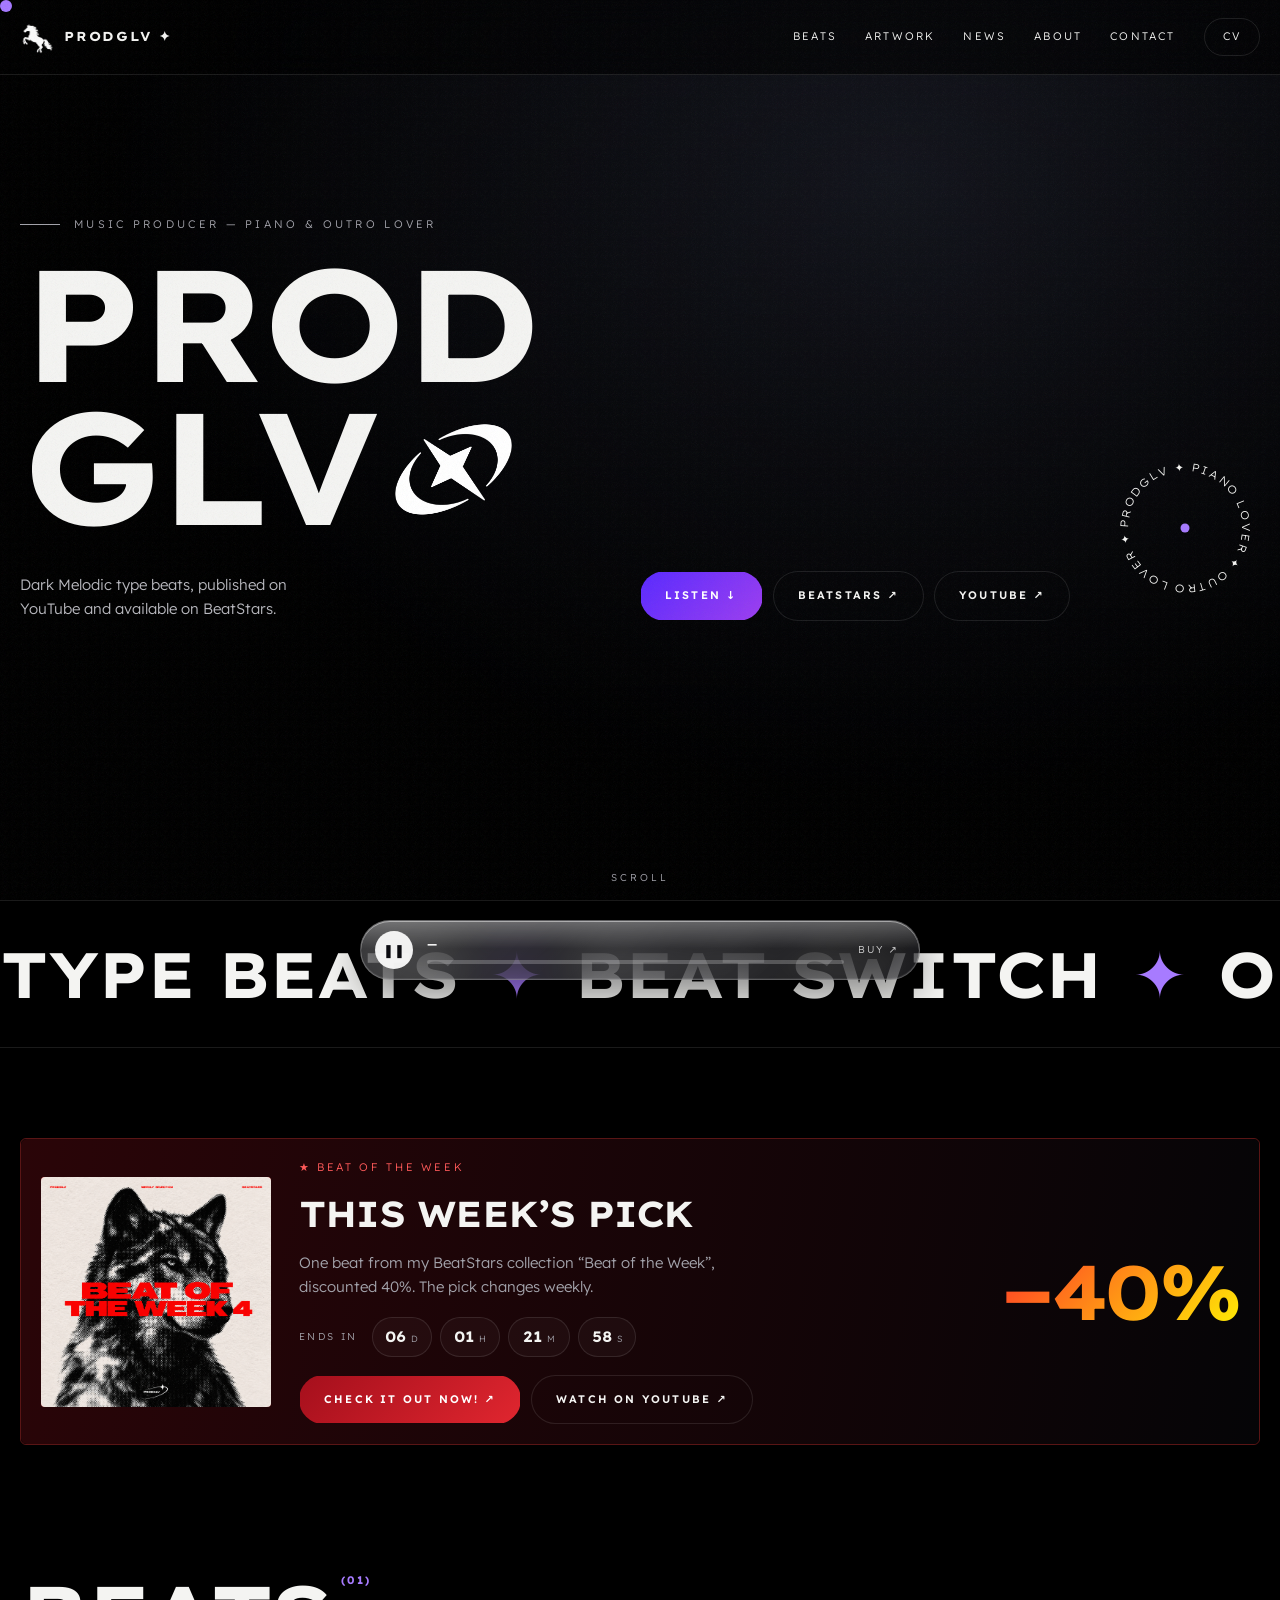
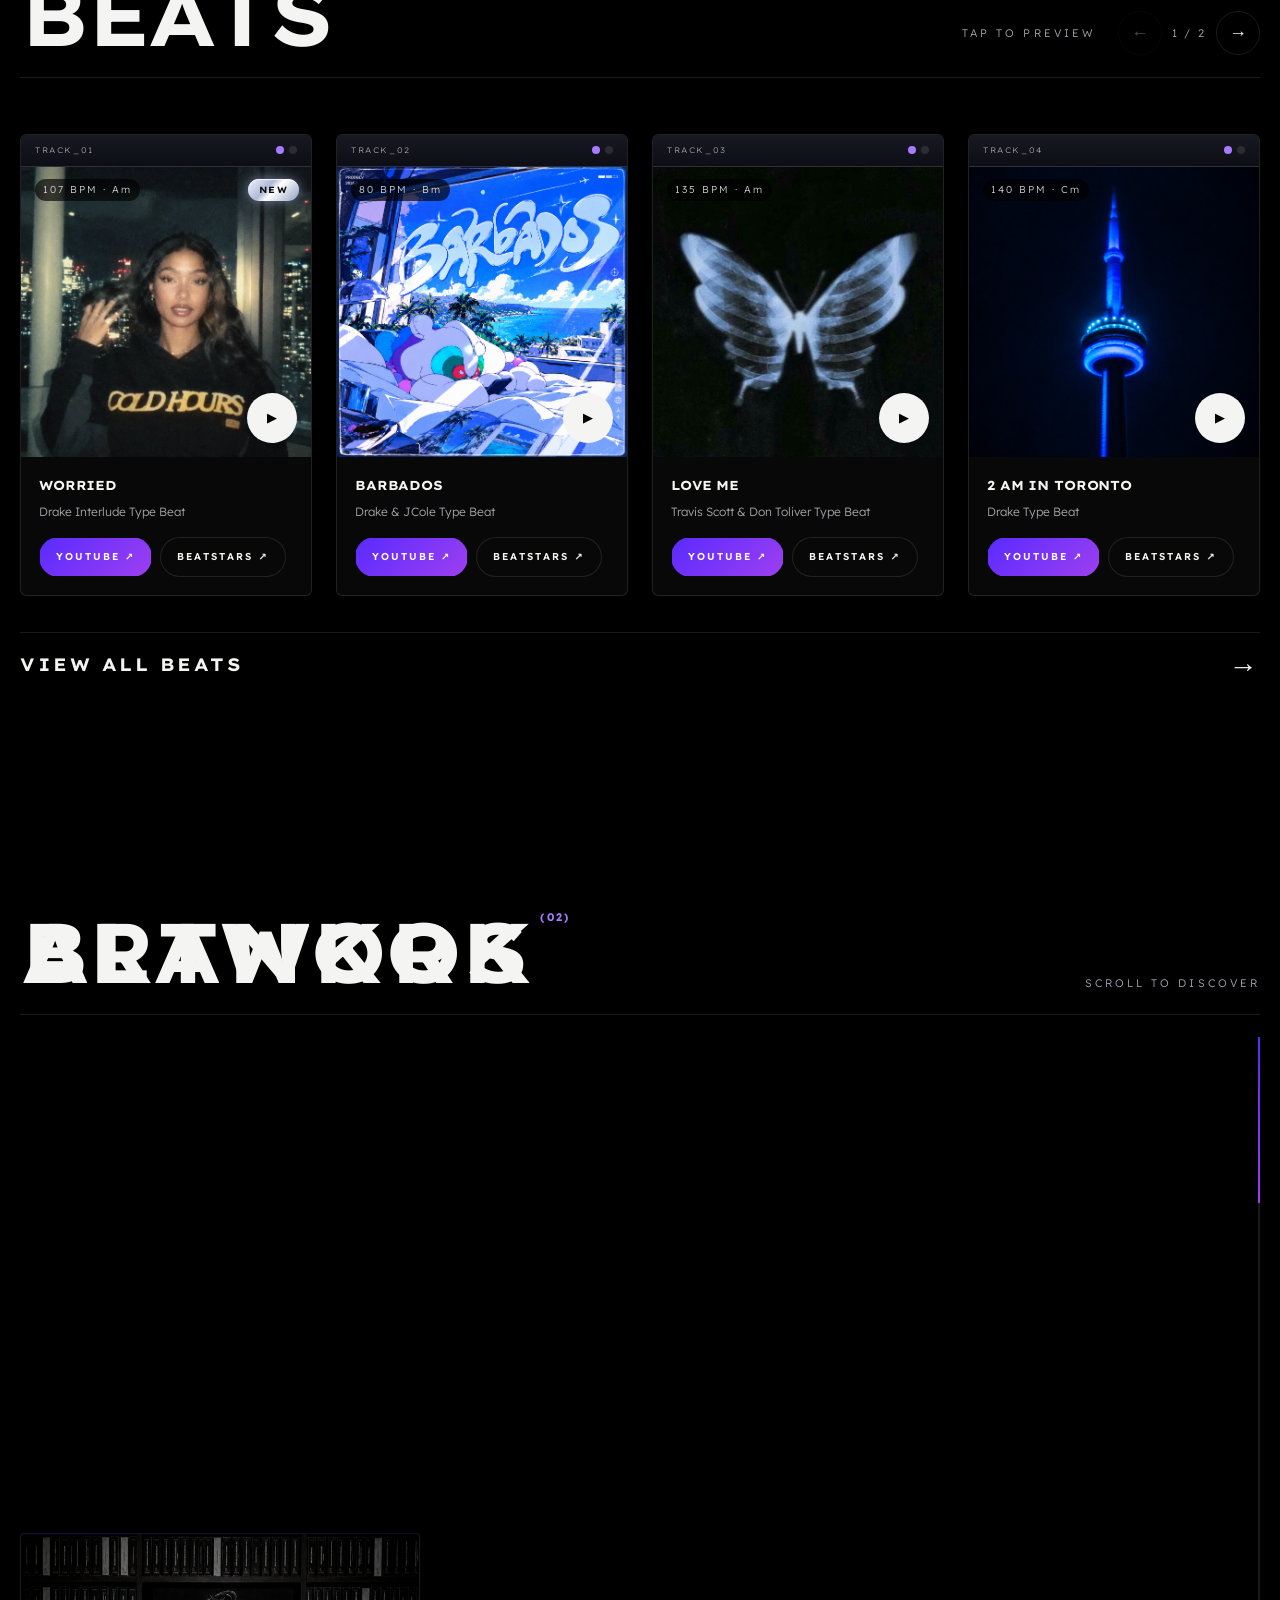
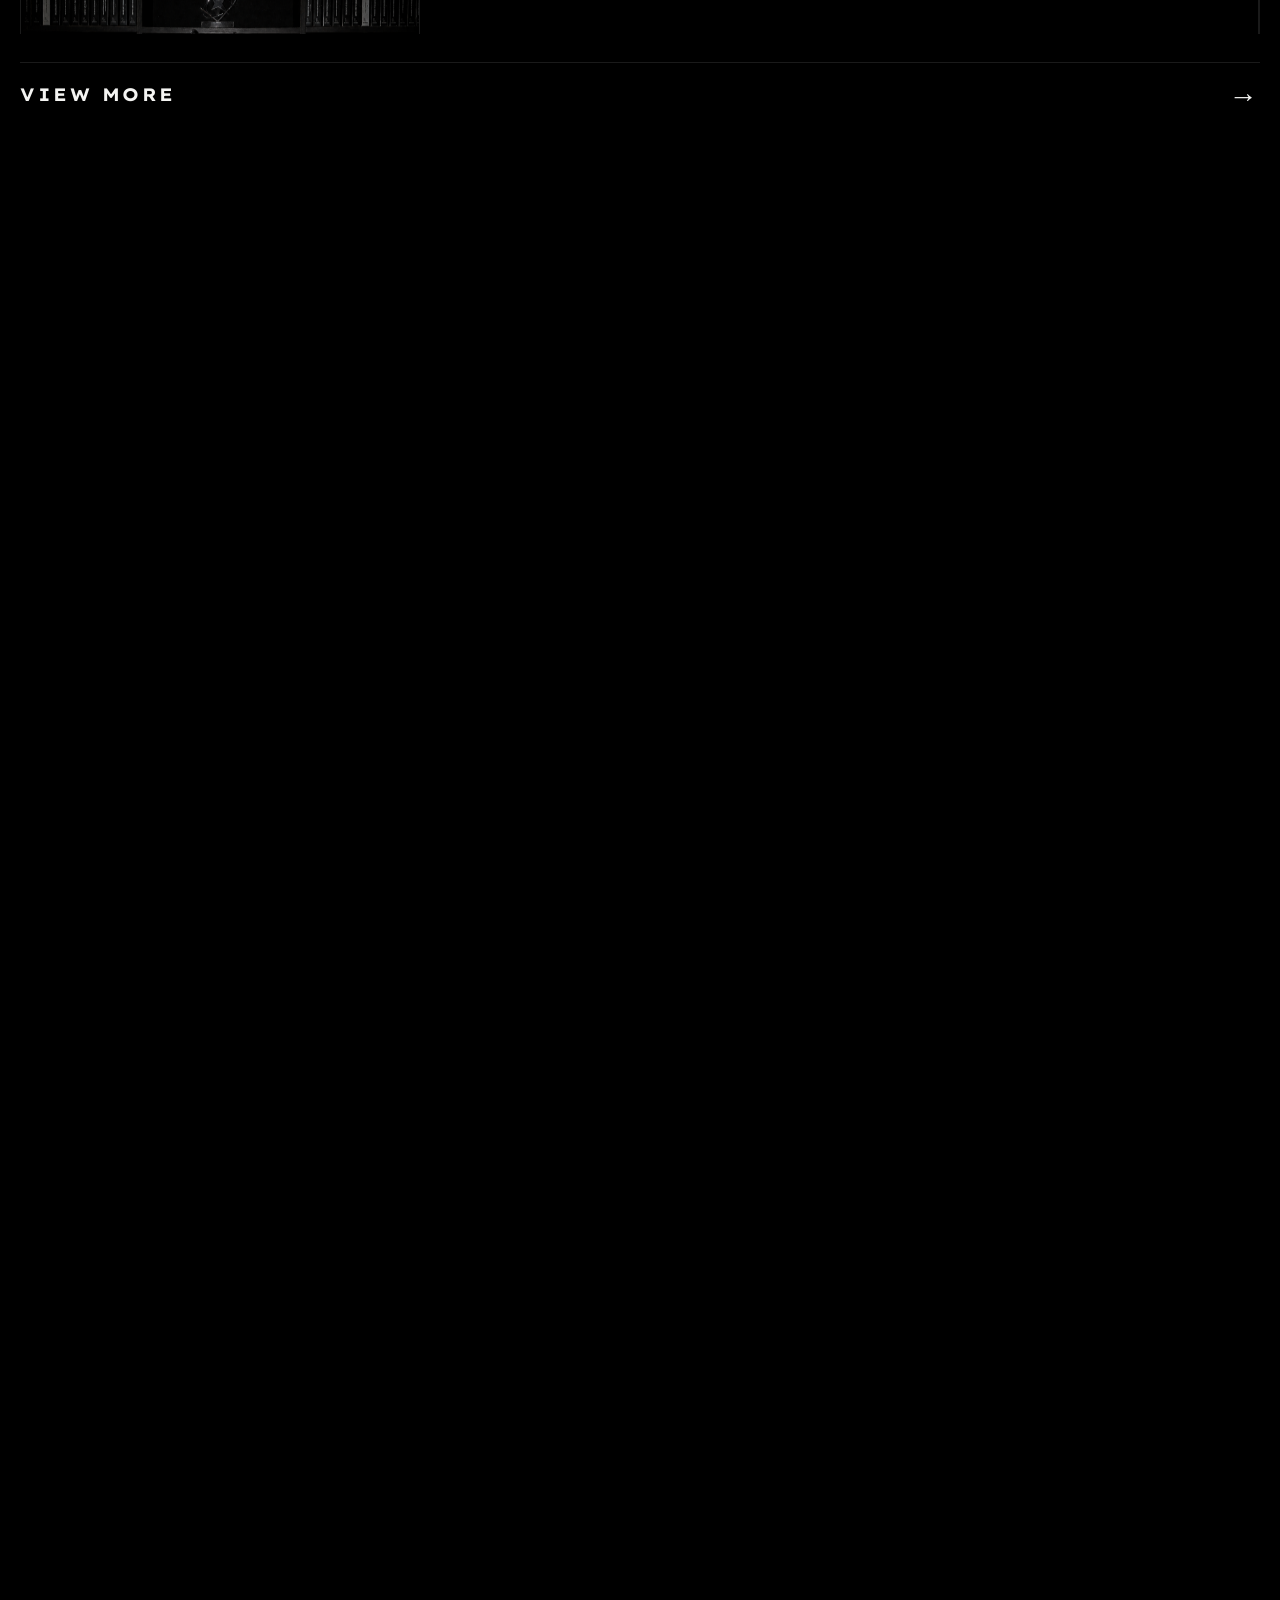
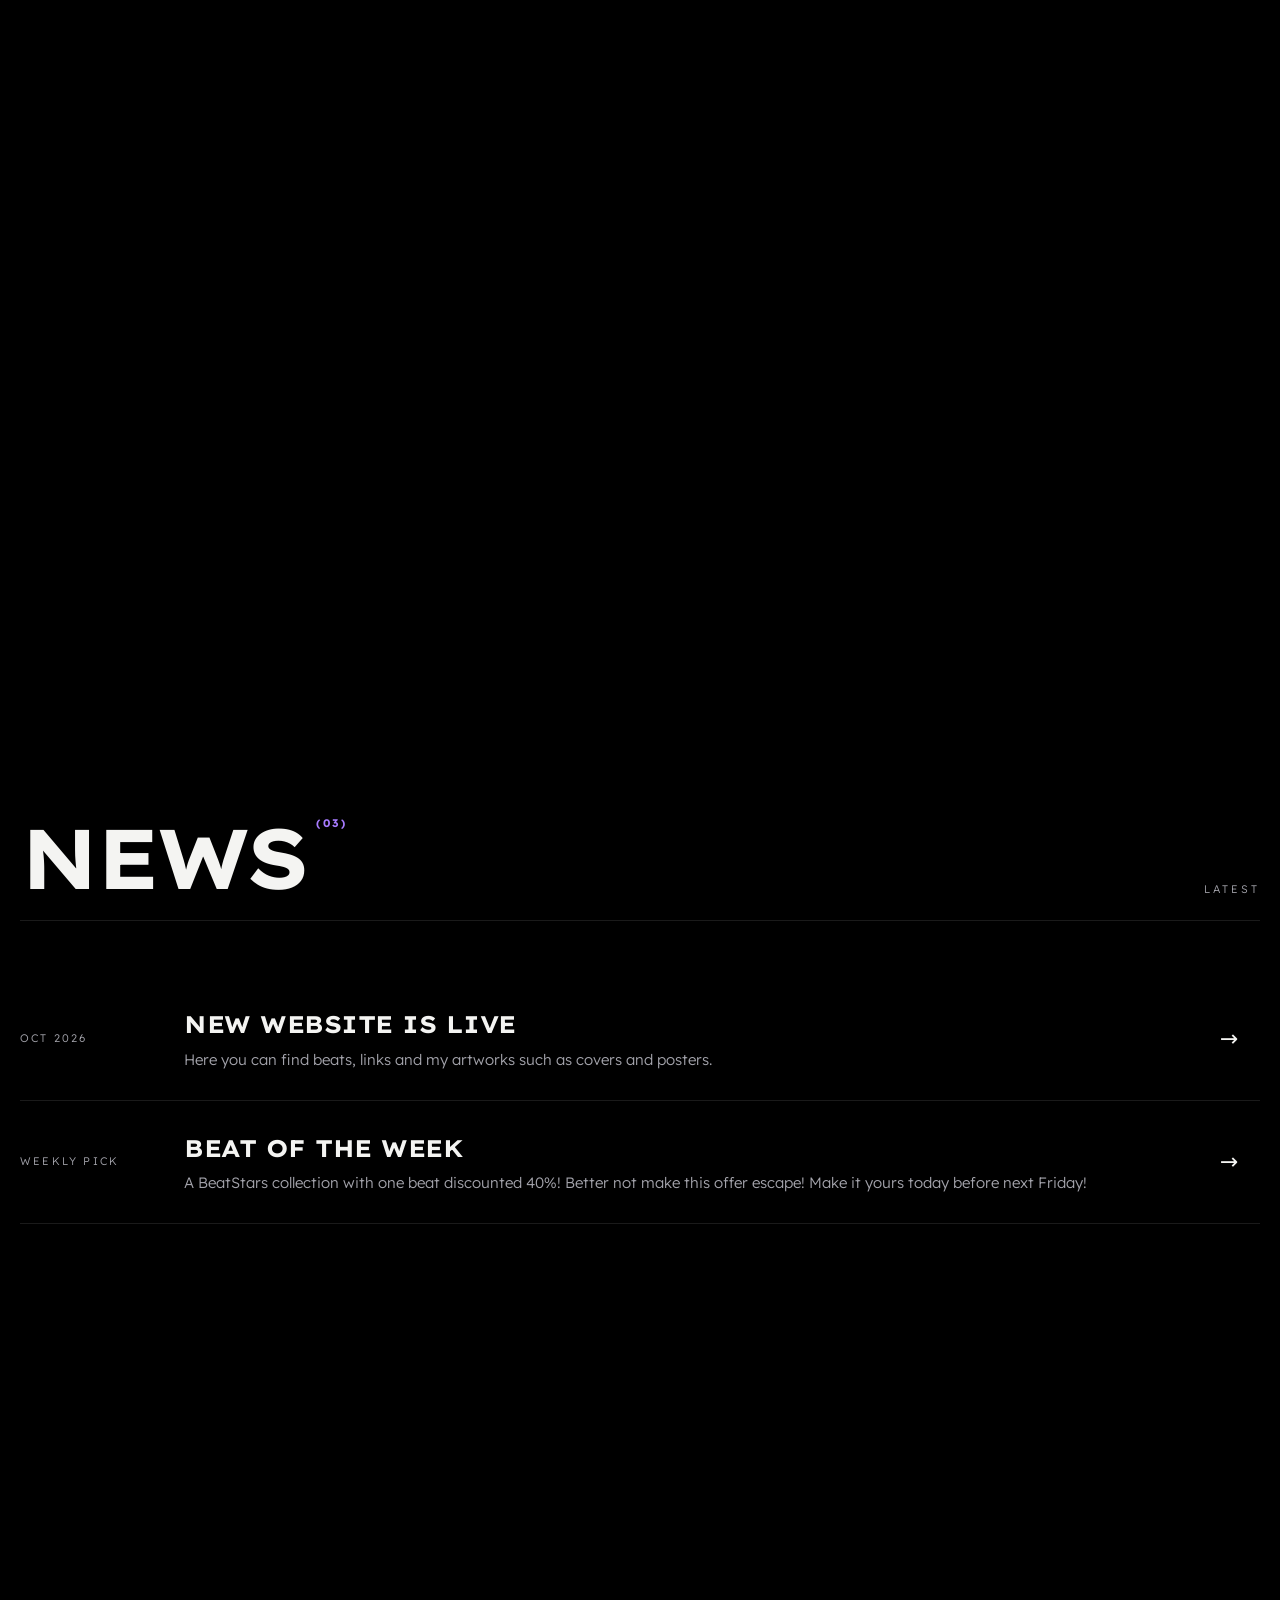
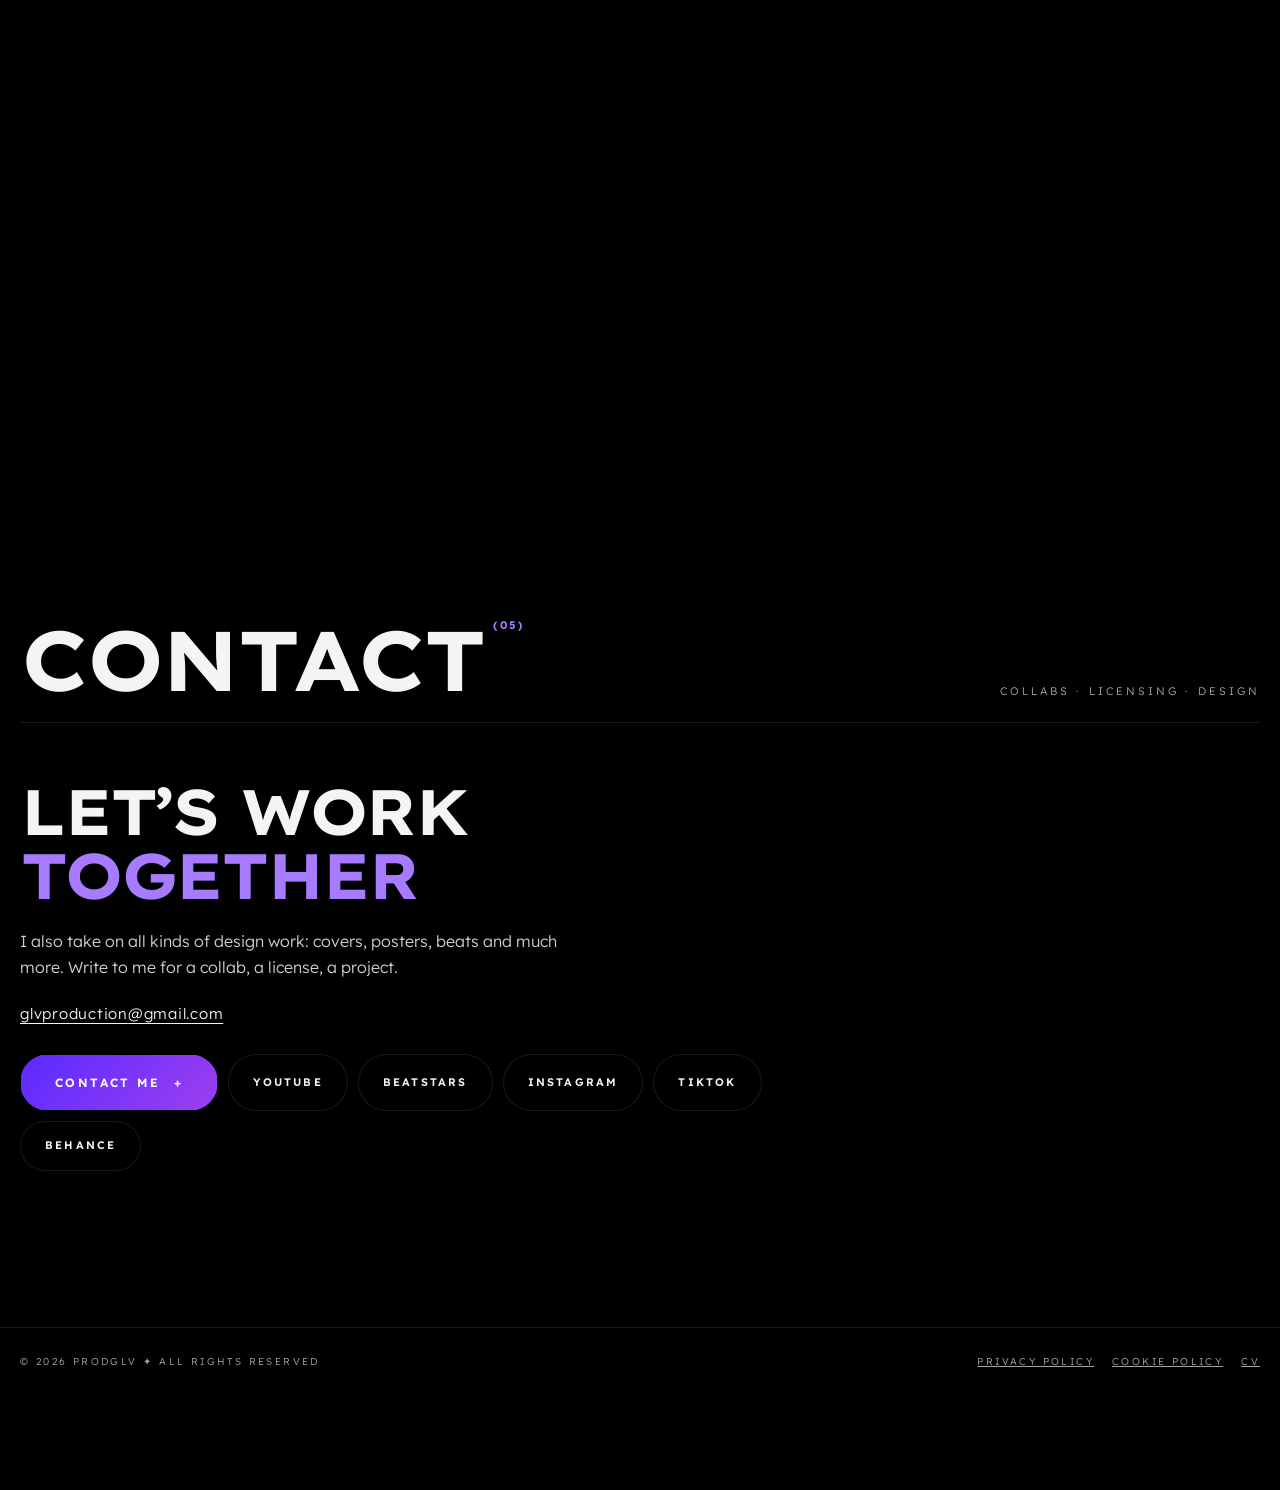
<file: index.html>
<!DOCTYPE html>
<html lang="en">
<head>
  <meta charset="utf-8">
  <meta name="viewport" content="width=device-width, initial-scale=1, viewport-fit=cover">
  <title>prodGLV — Music Producer</title>
  <meta name="description" content="prodGLV, music producer. Piano &amp; outro lover. Beats, artwork and news.">
  <link rel="icon" href="images/favicon-32.png" sizes="32x32" type="image/png">
  <link rel="icon" href="images/favicon.svg" type="image/svg+xml">
  <link rel="apple-touch-icon" href="images/apple-touch-icon.png">
  <link href="https://fonts.googleapis.com/css2?family=Lexend+Exa:wght@400;700&family=Lexend:wght@300;400;600&display=swap" rel="stylesheet">
  <link rel="stylesheet" href="style.css">
     <script src="loader.js"></script>
</head>
<body>
<a class="skip" href="#beats">Skip to content</a>
<div class="vid"><video id="bgv" muted loop playsinline autoplay preload="auto"></video>
</div>
<div class="shade" id="shade">
</div>
<div class="grain">
</div>
<div class="cur" id="cur">PLAY
</div>

<!-- ======== HEADER (logo = img/logo.png)  ======== -->
<header>
  <div class="wrap bar"><a class="brand" href="#top"><img src="images\imglogoglv.png" alt="" width="34" height="34">prodGLV ✦</a>
    <nav id="nav"><a href="beats.html">Beats</a><a href="#artwork">Artwork</a><a href="#news">News</a><a href="#about">About</a><a href="#contact">Contact</a><a class="nav-cv" href="cv.html">CV</a>
    </nav>
    <button class="burger" id="bg">Menu</button>
  </div>
</header>

<!-- ======== MAIN  ======== -->
<main id="top">
  
<!-- ======== HERO — ✏️ edit the texts below (tagline, short description, buttons)  ======== -->
<div class="hero" id="hero">
    <div class="wrap" id="hw">
      <div class="kick">Music Producer — Piano &amp; Outro Lover
      </div>
      <h1><span><i>prod</i></span><span><i><em>GLV</em><span class="spin" aria-hidden="true"><span class="coin"><img class="face a" id="logoA" alt=""><img class="face b" id="logoB" alt=""></span></span></i></span></h1>
      <div class="herofoot">
        <p>Dark Melodic type beats, published on YouTube and available on BeatStars.</p>
        <div class="cta"><a class="btn p" href="#beats">Listen ↓</a><a class="btn" href="https://www.beatstars.com/prodglv" target="_blank" rel="noopener">BeatStars ↗</a><a class="btn" href="https://www.youtube.com/@prodglv" target="_blank" rel="noopener">YouTube ↗</a>
        </div>
      </div>
      <svg class="badge" viewBox="0 0 100 100"><defs><path id="c" d="M50,50 m-38,0 a38,38 0 1,1 76,0 a38,38 0 1,1 -76,0"/></defs><text><textPath href="#c" textLength="234" lengthAdjust="spacing">prodGLV ✦ piano lover ✦ outro lover ✦ </textPath></text><circle cx="50" cy="50" r="3" fill="#a77bff"/></svg>
    </div>
    <div class="scroll">SCROLL
    </div>
  </div>
  <div class="marq">
    <div id="mq">
    </div>
  </div>
  
<!-- ======== BEAT OF THE WEEK — filled from config.js  ======== -->
<section id="botw" style="padding:90px 0 0">
    <div class="wrap">
      <div class="bw rv">
        <div class="bwc" id="bwc" aria-hidden="true">
        </div>
        <div class="bwi">
          <div class="lab">★ Beat of the Week
          </div>
          <h3 id="bwt"></h3>
          <p id="bwm"></p>
          <div class="cta"><a class="btn p" id="bwb" target="_blank" rel="noopener">Check it out NOW! ↗</a><a class="btn" id="bwy" target="_blank" rel="noopener">Watch on YouTube ↗</a>
          </div>
        </div>
        <div class="bwd" id="bwd">
        </div>
      </div>
    </div>
  </section>
  
<!-- ======== BEATS — filled from config.js  ======== -->
<section id="beats">
    <div class="wrap">
      <div class="sh rv">
        <h2>Beats<sup>(01)</sup></h2><small>Tap to preview</small>
      </div>
      <div class="grid" id="beatGrid">
      </div>
    </div>
  </section>
  
<!-- ======== ARTWORK — filled from config.js  ======== -->
<section id="artwork">
    <div class="stage">
      <div class="wrap" style="flex:1;display:flex;flex-direction:column;min-height:0">
        <div class="sh">
          <h2>Artwork<sup>(02)</sup></h2><small>Scroll to discover</small>
        </div>
        <div class="cols" id="artGrid" data-cur="SCROLL">
          <div class="prog"><i id="pg"></i>
          </div>
        </div>
      </div>
    </div>
  </section>
  
<!-- ======== NEWS — filled from config.js  ======== -->
<section id="news">
    <div class="wrap">
      <div class="sh rv">
        <h2>News<sup>(03)</sup></h2><small>Latest</small>
      </div>
      <div id="newsList">
      </div>
    </div>
  </section>
  
<!-- ======== ABOUT — ✏️ edit the paragraph here  ======== -->
<section id="about">
    <div class="wrap">
      <div class="sh rv">
        <h2>About<sup>(04)</sup></h2><small>Who</small>
      </div>
      <div class="ab">
        <p class="rv">I’m prodGLV, an italian music producer, graphic and interior designer. I make type R&amp;B trap type beats - published on YouTube and available for licensing on BeatStars.</p>
        <div class="stats rv">
          <div><strong>50+</strong><small>Beats Made</small>
          </div>
          <div><strong>Outros & Switches</strong><small>Premium Quality</small>
          </div>
          <div><strong>WorldWide</strong><small>Licenses</small>
          </div>
          <div><strong>5 Star</strong><small>Services</small>
          </div>
        </div>
      </div>
    </div>
  </section>
  
<!-- ======== CONTACT — ✏️ edit the text, the email is set in config.js, social links are below (change/add the href) ======== -->
<section id="contact">
  <div class="wrap">
    <div class="sh rv"><h2>Contact<sup>(05)</sup></h2><small>Collabs · Licensing · Design</small></div>
    <div class="ct rv">
      <h3>Let’s work <em>together</em></h3>
      <p>I also take on all kinds of design work: covers, posters, beats and much more. Write to me for a collab, a license, a project.</p>
      <a class="mail" data-email="text"></a>
      <div class="soc">
        <button class="btn p fbtn" id="fb" aria-expanded="false">Contact me <i>+</i></button>
        <a class="btn" href="https://www.youtube.com/@prodglv" target="_blank" rel="noopener">YouTube</a>
        <a class="btn" href="https://www.beatstars.com/prodglv" target="_blank" rel="noopener">BeatStars</a>
        <a class="btn" href="https://www.instagram.com/aleyk.sens/" target="_blank" rel="noopener">Instagram</a>
        <a class="btn" href="https://www.tiktok.com/@madebyglv" target="_blank" rel="noopener">TikTok</a>
        <a class="btn" href="https://www.behance.net/blankitos" target="_blank" rel="noopener">Behance</a>
      </div>
      <div class="fp" id="fp">
        <div>
          <small>What’s it about?</small>
          <div class="chips" id="fch">
            <button class="chip on">Beat license</button>
            <button class="chip">Collab</button>
            <button class="chip">Design work</button>
            <button class="chip">Other</button>
          </div>
          <textarea id="fm" placeholder="Your name, your project, a link to your music…"></textarea>
          <div class="row2">
            <a class="btn p" id="fs" href="#">Send by email ↗</a>
            <button class="btn" id="fc2">Copy email</button>
            <a class="btn" href="https://www.instagram.com/aleyk.sens/" target="_blank" rel="noopener">DM on Instagram ↗</a>
          </div>
        </div>
      </div>
    </div>
  </div>
</section>
</main>

<!-- ======== FOOTER  ======== -->
<footer>
  <div class="wrap"><span>© 2026 prodGLV ✦ All rights reserved</span><span class="fl"><a href="#privacy">Privacy Policy</a><a href="#cookies">Cookie Policy</a><a href="cv.html">CV</a></span>
  </div>
</footer>

<!-- ======== PRIVACY POLICY PAGE — ✏️ add your name/address where indicated  ======== -->
<div class="v" id="v-privacy" role="dialog" aria-modal="true" aria-label="Privacy Policy">
  <a class="btn vx" href="#top" data-close>Close ✕</a>
  <article class="vc">
    <small>Last updated: 17 October 2026</small>
    <h2>Privacy Policy</h2>
    <p>This policy explains how personal data is handled on this website, in line with the EU General Data Protection Regulation (GDPR).</p>
    <h3>1. Controller</h3>
    <p>prodGLV — [Alessandro Maggiore / GLV Productions© - Italy]. Contact: <a data-email="text"></a>.</p>
    <h3>2. What data is processed</h3>
    <ul>
      <li><b>No accounts, forms, analytics, advertising or cookies.</b> This site does not run any tracking tools.</li>
      <li><b>Hosting logs.</b> The hosting provider may process technical data (such as IP address, browser type and request time) to deliver and secure the site.</li>
      <li><b>Google Fonts.</b> Fonts are loaded from Google’s servers, which means your IP address is sent to Google when the page loads.</li>
      <li><b>Email.</b> If you write to me, I receive the address and content you send, and use them only to reply.</li>
      <li><b>External links.</b> YouTube, BeatStars, Instagram, TikTok and Behance have their own privacy policies.</li>
    </ul>
    <h3>3. Legal bases</h3>
    <p>Legitimate interest in delivering and securing the site (Art. 6(1)(f) GDPR); replying to your enquiries and pre-contract requests such as beat licensing (Art. 6(1)(b) and (f)).</p>
    <h3>4. Transfers</h3>
    <p>Some providers (hosting, Google) may process data outside the EEA, relying on safeguards such as the EU–US Data Privacy Framework or Standard Contractual Clauses.</p>
    <h3>5. Retention</h3>
    <p>Emails are kept as long as needed to handle your request and meet legal obligations.</p>
    <h3>6. Your rights</h3>
    <p>You may request access, rectification, erasure, restriction, portability, or object to processing. Write to <a data-email="text"></a>. You may also complain to the Italian data protection authority, the Garante (<a href="https://www.garanteprivacy.it" target="_blank" rel="noopener">garanteprivacy.it</a>).</p>
    <h3>7. Changes</h3>
    <p>This policy may be updated; the date above shows the latest version.</p>
  </article>
</div>

<!-- ======== COOKIE POLICY PAGE  ======== -->
<div class="v" id="v-cookies" role="dialog" aria-modal="true" aria-label="Cookie Policy">
  <a class="btn vx" href="#top" data-close>Close ✕</a>
  <article class="vc">
    <small>Last updated: 17 October 2026</small>
    <h2>Cookie Policy</h2>
    <p>Cookies and similar technologies store or read information on your device.</p>
    <h3>Used by this site</h3>
    <p>This site does not set cookies and does not use local storage. There are no analytics, advertising or profiling tools.</p>
    <h3>Third-party requests</h3>
    <p>Google Fonts is requested from Google’s servers when the page loads (your IP address is transmitted). See the <a href="#privacy">Privacy Policy</a>. Links to YouTube, BeatStars, Instagram, TikTok and Behance lead to other websites, which may use cookies under their own policies.</p>
    <h3>Manage cookies</h3>
    <p>You can delete cookies and site data at any time in your browser settings.</p>
  </article>
</div>

<!-- ======== MINI PLAYER  ======== -->
<div class="mp" id="mp"><button id="mpb">❚❚</button>
  <div><strong id="mpt">—</strong>
    <div class="pb"><i id="mpi"></i>
    </div>
  </div><a id="mpl" href="https://www.beatstars.com/prodglv" target="_blank" rel="noopener">Buy ↗</a>
</div>

<!-- Scripts: config.js = your content (edit it), script.js = behaviour (leave it) -->
<script src="config.js"></script>
<script src="script.js"></script>
<script src="promo.js"></script>
</body>
</html>
</file>
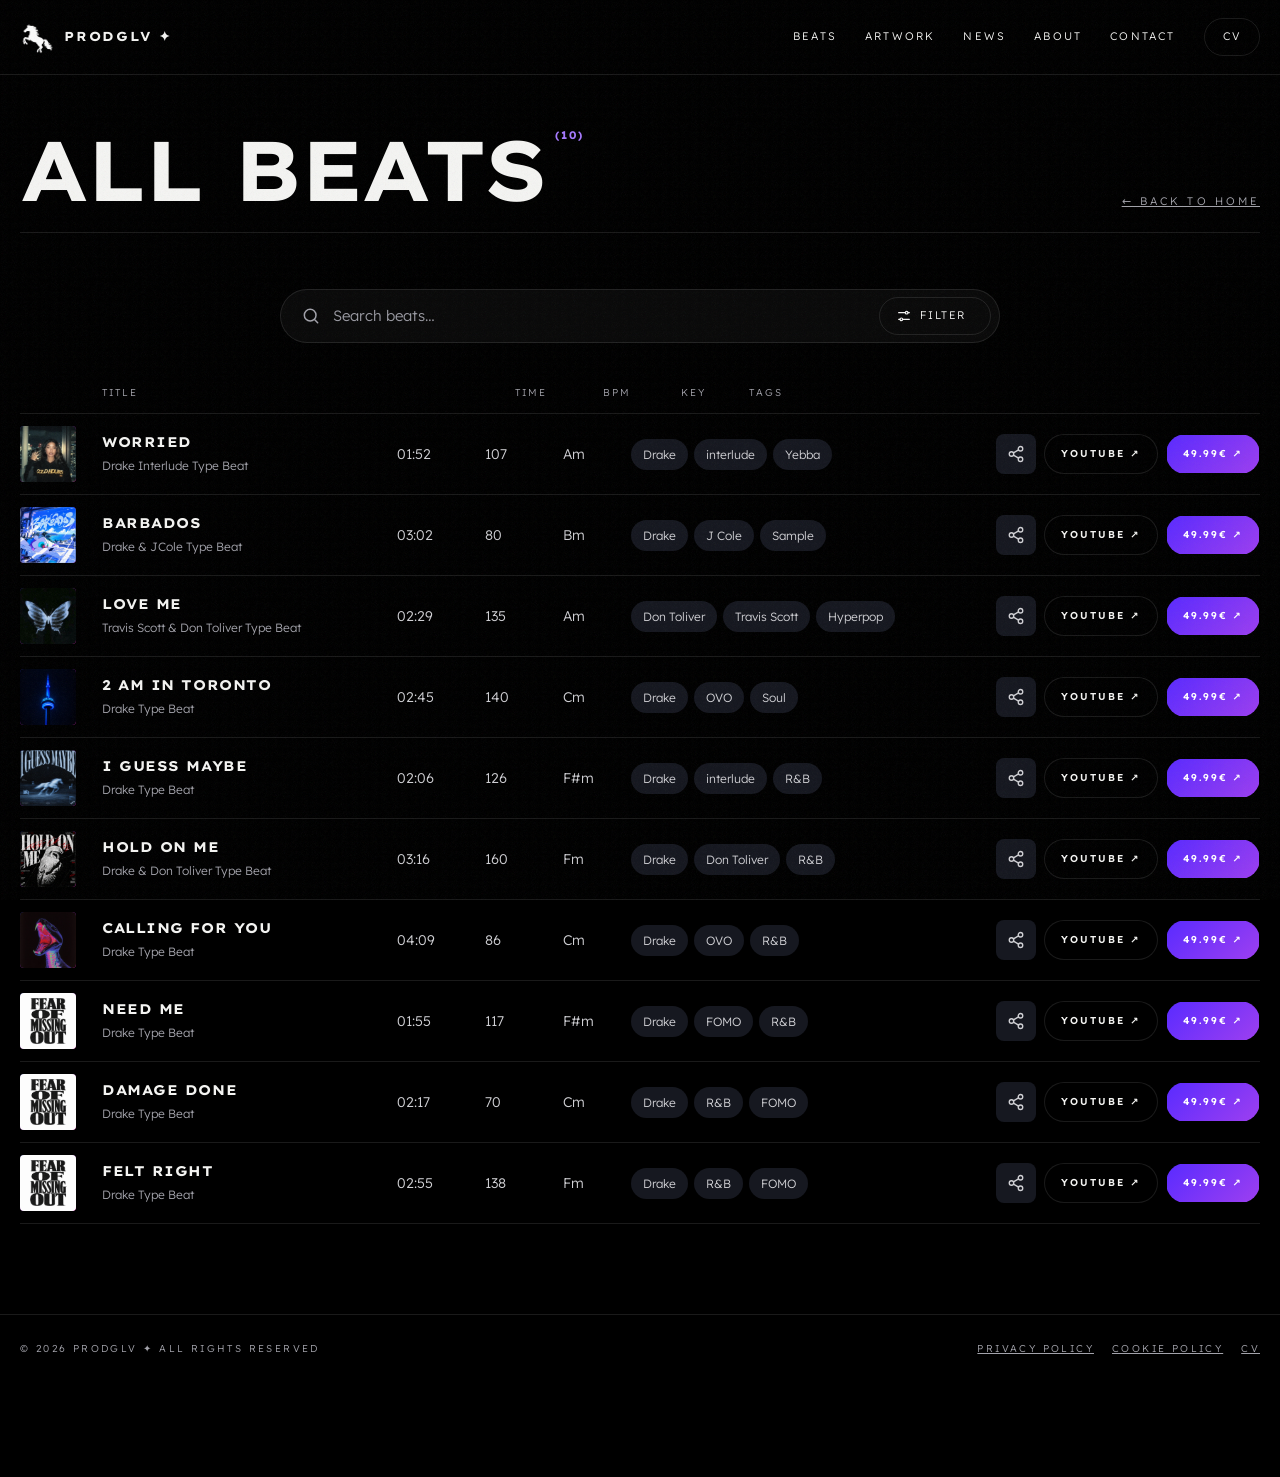
<file: beats.html>
<!DOCTYPE html>
<html lang="en">
<head>
  <meta charset="utf-8">
  <meta name="viewport" content="width=device-width, initial-scale=1, viewport-fit=cover">
  <title>All beats — prodGLV</title>
  <meta name="description" content="All the beats by prodGLV. Listen, share and get them on BeatStars.">
  <link rel="icon" href="images/favicon-32.png" sizes="32x32" type="image/png">
  <link rel="icon" href="images/favicon.svg" type="image/svg+xml">
  <link rel="apple-touch-icon" href="images/apple-touch-icon.png">
  <link href="https://fonts.googleapis.com/css2?family=Lexend+Exa:wght@400;700&family=Lexend:wght@300;400;600&display=swap" rel="stylesheet">
  <link rel="stylesheet" href="style.css">
     <script src="loader.js"></script>
</head>
<body>
<a class="skip" href="#list">Skip to content</a>
<div class="grain"></div>

<!-- ======== HEADER (same as the home page) ======== -->
<header>
  <div class="wrap bar">
    <a class="brand" href="index.html"><img src="images/imglogoglv.png" alt="" width="34" height="34">prodGLV ✦</a>
    <nav id="nav">
      <a href="beats.html">Beats</a><a href="index.html#artwork">Artwork</a><a href="index.html#news">News</a><a href="index.html#about">About</a><a href="index.html#contact">Contact</a><a class="nav-cv" href="cv.html">CV</a>
    </nav>
    <button class="burger" id="bg">Menu</button>
  </div>
</header>

<!-- ======== ALL BEATS — the list is built from config.js ======== -->
<main class="bp">
  <div class="wrap">
    <div class="sh">
      <h2>All beats<sup id="count"></sup></h2>
      <small><a href="index.html#beats" style="text-decoration:underline">← Back to home</a></small>
    </div>

    <div class="chips" id="tagChips"></div>

    <div class="bl-cols" aria-hidden="true">
      <span></span><span>Title</span><span>Time</span><span>BPM</span><span>Key</span><span>Tags</span><span></span>
    </div>
    <div id="list"></div>
    <p class="bl-empty" id="empty" hidden>No beats with this tag yet.</p>
  </div>
</main>

<!-- ======== FOOTER ======== -->
<footer>
  <div class="wrap">
    <span>© 2026 prodGLV ✦ All rights reserved</span>
    <span class="fl"><a href="index.html#privacy">Privacy Policy</a><a href="index.html#cookies">Cookie Policy</a><a href="cv.html">CV</a></span>
  </div>
</footer>

<script src="config.js"></script>
<script src="beats.js"></script>
<script src="promo.js"></script>
</body>
</html>
</file>
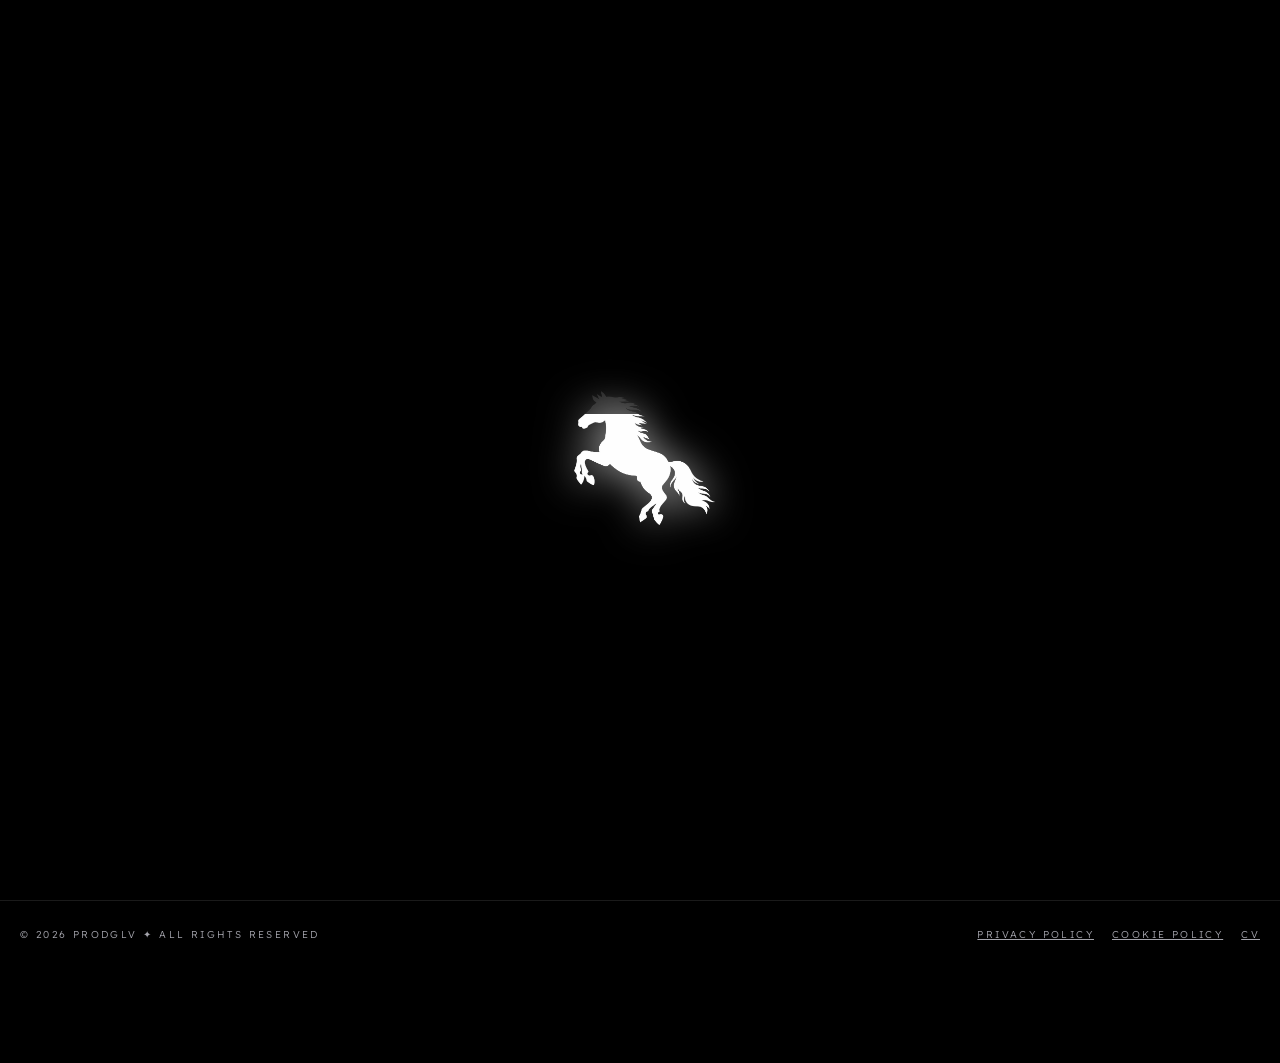
<file: cv.html>
<!DOCTYPE html>
<html lang="en">
<head>
  <meta charset="utf-8">
  <meta name="viewport" content="width=device-width, initial-scale=1, viewport-fit=cover">
  <meta name="robots" content="noindex, nofollow">
  <title>CV — prodGLV</title>
  <link rel="icon" href="images/favicon-32.png" sizes="32x32" type="image/png">
  <link rel="icon" href="images/favicon.svg" type="image/svg+xml">
  <link rel="apple-touch-icon" href="images/apple-touch-icon.png">
  <link href="https://fonts.googleapis.com/css2?family=Lexend+Exa:wght@400;700&family=Lexend:wght@300;400;600&display=swap" rel="stylesheet">
  <link rel="stylesheet" href="style.css">
     <script src="loader.js"></script>
</head>
<body>
<a class="skip" href="#pw">Skip to content</a>
<div class="grain"></div>

<!-- ======== HEADER (same as the other pages) ======== -->
<header>
  <div class="wrap bar">
    <a class="brand" href="index.html"><img src="images/imglogoglv.png" alt="" width="34" height="34">prodGLV ✦</a>
    <nav id="nav">
      <a href="beats.html">Beats</a><a href="index.html#artwork">Artwork</a><a href="index.html#news">News</a><a href="index.html#about">About</a><a href="index.html#contact">Contact</a><a class="nav-cv" href="cv.html">CV</a>
    </nav>
    <button class="burger" id="bg">Menu</button>
  </div>
</header>

<!-- ======== PASSWORD-PROTECTED CV ======== -->
<main class="cvp">
  <div class="wrap">
    <div class="cvbox">
      <small class="cv-lab">Private page</small>
      <h2>CV</h2>
      <p>This page is protected. Enter the password I sent you to download my CV.</p>

      <div id="lock">
        <label class="cv-sr" for="pw">Password</label>
        <input id="pw" class="cv-pw" type="password" autocomplete="off" placeholder="Password">
        <button class="btn p" id="go">Unlock</button>
        <p class="cv-msg" id="msg" role="status" aria-live="polite"></p>
      </div>

      <div id="done" hidden>
        <p class="cv-ok">Unlocked ✓</p>
        <div class="cta">
          <a class="btn p" id="dl">Download CV ↓</a>
          <a class="btn" id="view" target="_blank" rel="noopener" hidden>Open in browser ↗</a>
        </div>
      </div>
    </div>
  </div>
</main>

<!-- ======== FOOTER ======== -->
<footer>
  <div class="wrap">
    <span>© 2026 prodGLV ✦ All rights reserved</span>
    <span class="fl"><a href="index.html#privacy">Privacy Policy</a><a href="index.html#cookies">Cookie Policy</a><a href="cv.html">CV</a></span>
  </div>
</footer>

<script src="cv.js"></script>
</body>
</html>
</file>
<file: style.css>
/* =====================================================================
   style.css  —  colours, fonts, layout. Change colours in the :root block.
   ===================================================================== */

/* To use Monument Extended: install it locally, or host the .otf/.woff2 and add it to src below */
@font-face {
  font-family: "GLV Display";
  src: local("Monument Extended Ultrabold"),local("MonumentExtended-Ultrabold"),local("Monument Extended");
  font-weight: 700;
}

:root {
  --bg: #000;
  --fg: #f4f4f2;
  --dim: #a3a3ab;
  --panel: #080809;
  --line: rgba(255,255,255,.1);
  --acc: #a77bff;
  --grad: linear-gradient(135deg, #5a2bff, #9d3ff0);
  --ice: #9ff4ff;
  --h: "GLV Display","Lexend Exa","Arial Black",Impact,sans-serif;
  --b: "Lexend",system-ui,sans-serif;
  color-scheme: dark;
  box-sizing: border-box;
  padding-top: env(safe-area-inset-top,0px);
  padding-bottom: env(safe-area-inset-bottom,0px);
}

html {
  scroll-behavior: smooth;
  scroll-padding-top: env(safe-area-inset-top,0px);
}

*,*::before,*::after {
  box-sizing: border-box;
}

body {
  margin: 0;
  background: var(--bg);
  color: var(--fg);
  font-family: var(--b);
  font-weight: 300;
  font-size: 15px;
  line-height: 1.6;
  overflow-x: hidden;
}

a {
  color: inherit;
}

.wrap {
  width: min(1240px,100% - 40px);
  margin: auto;
}

/* ============================================================
   VIDEO BACKGROUND
   ============================================================ */
.vid {
  position: fixed;
  inset: 0;
  z-index: -3;
  background: radial-gradient(ellipse at 70% 20%,#1a1c26,#000 65%);
}

.vid video {
  position: absolute;
  inset: 0;
  width: 100%;
  height: 100%;
  object-fit: cover;
  opacity: .75;
  display: none;
}

.vid video.on {
  display: block;
}

.shade {
  position: fixed;
  inset: 0;
  z-index: -2;
  background: linear-gradient(180deg,rgba(0,0,0,.35),rgba(0,0,0,.85));
  pointer-events: none;
}

.grain {
  position: fixed;
  inset: 0;
  z-index: 50;
  pointer-events: none;
  opacity: .06;
  background-image: url("data:image/svg+xml,%3Csvg xmlns='http://www.w3.org/2000/svg' width='160' height='160'%3E%3Cfilter id='n'%3E%3CfeTurbulence baseFrequency='.9' numOctaves='2'/%3E%3C/filter%3E%3Crect width='160' height='160' filter='url(%23n)'/%3E%3C/svg%3E");
}

header {
  position: fixed;
  left: 0;
  right: 0;
  top: env(safe-area-inset-top,0px);
  z-index: 30;
  background: rgba(0,0,0,.55);
  backdrop-filter: blur(14px);
  border-bottom: 1px solid var(--line);
}

.bar {
  display: flex;
  align-items: center;
  justify-content: space-between;
  padding: 18px 0;
}

.brand {
  font-family: var(--h);
  font-weight: 700;
  font-size: 13px;
  letter-spacing: .14em;
  text-decoration: none;
  text-transform: uppercase;
}

nav {
  display: flex;
  gap: 28px;
}

nav a {
  font-size: 11px;
  letter-spacing: .2em;
  text-transform: uppercase;
  text-decoration: none;
  position: relative;
}

nav a::after {
  content: "";
  position: absolute;
  left: 0;
  right: 100%;
  bottom: -4px;
  height: 1px;
  background: #fff;
  transition: right .4s;
}

nav a:hover::after {
  right: 0;
}

.burger {
  display: none;
  background: none;
  border: 0;
  color: #fff;
  font: inherit;
  font-size: 11px;
  letter-spacing: .2em;
  cursor: pointer;
}

/* ============================================================
   HERO
   ============================================================ */
.hero {
  position: relative;
  height: 100svh;
  min-height: 600px;
  display: flex;
  flex-direction: column;
  justify-content: flex-end;
  padding-bottom: 7vh;
  overflow: hidden;
}

.hero .wrap {
  position: relative;
}

.kick {
  font-size: 11px;
  letter-spacing: .3em;
  text-transform: uppercase;
  color: var(--dim);
  margin-bottom: 18px;
  display: flex;
  gap: 14px;
  align-items: center;
}

.kick::before {
  content: "";
  width: 40px;
  height: 1px;
  background: var(--dim);
}

h1 {
  font-family: var(--h);
  font-weight: 700;
  margin: 0;
  line-height: .9;
  font-size: clamp(40px,12.4vw,190px);
  letter-spacing: -.045em;
  text-transform: uppercase;
  will-change: transform;
}

h1 span {
  display: block;
  overflow: hidden;
}

h1 span i {
  display: block;
  font-style: normal;
  transform: translateY(105%);
  animation: up 1.1s cubic-bezier(.2,.8,.2,1) .2s forwards;
}

h1 em {
  font-style: normal;
  color: var(--fg);
}

.logo-slot {
  position: absolute;
  right: 0;
  top: -60vh;
  width: clamp(90px,14vw,170px);
  aspect-ratio: 1;
  border: 1px solid var(--line);
  border-radius: 50%;
  display: grid;
  place-items: center;
  font-size: 9px;
  letter-spacing: .2em;
  text-transform: uppercase;
  color: var(--dim);
  text-align: center;
  background: rgba(0,0,0,.4);
  backdrop-filter: blur(8px);
  overflow: hidden;
}

.logo-slot img {
  width: 100%;
  height: 100%;
  object-fit: cover;
}

.brand {
  display: flex;
  align-items: center;
  gap: 10px;
}

.brand img {
  height: 34px;
  width: auto;
}

.badge {
  position: absolute;
  right: 0;
  bottom: 2vh;
  width: clamp(100px,13vw,150px);
  animation: spin 18s linear infinite;
}

.badge text {
  font-family: var(--h);
  font-size: 7.4px;
  letter-spacing: 0;
  fill: var(--fg);
  text-transform: uppercase;
}

.herofoot {
  display: flex;
  justify-content: space-between;
  align-items: flex-end;
  gap: 20px;
  flex-wrap: wrap;
  margin-top: 34px;
  padding-right: clamp(120px,16vw,190px);
}

.herofoot p {
  max-width: 36ch;
  margin: 0;
  color: #b9b9bf;
}

.cta {
  display: flex;
  gap: 10px;
  flex-wrap: wrap;
}

.btn {
  --fi: var(--grad);
  display: inline-flex;
  align-items: center;
  gap: 10px;
  text-decoration: none;
  font-size: 11px;
  letter-spacing: .2em;
  text-transform: uppercase;
  font-weight: 600;
  padding: 15px 24px;
  border: 1px solid var(--line);
  border-radius: 99px;
  background-color: transparent;
  background-image: var(--fi);
  background-repeat: no-repeat;
  background-position: left;
  background-size: 0 100%;
  color: var(--fg);
  cursor: pointer;
  font-family: var(--b);
  transition: background-size .7s cubic-bezier(.65,0,.25,1),color .3s .15s,border-color .3s;
}

.btn:hover,.btn:focus-visible {
  background-size: 100% 100%;
  color: #fff;
  border-color: var(--acc);
}

.btn.p {
  --fi: linear-gradient(#fff, #fff);
  background-image: var(--fi), var(--grad);
  background-size: 0 100%, 100% 100%;
  color: #fff;
  border-color: transparent;
}

.btn.p:hover, .btn.p:focus-visible {
  background-size: 100% 100%, 100% 100%;
  color: #000;
}

.btn.p:hover,.btn.p:focus-visible {
  border-color: #fff;
}

.vload {
  position: absolute;
  left: 20px;
  bottom: 10px;
  font-size: 10px;
  letter-spacing: .2em;
  text-transform: uppercase;
  color: var(--dim);
  cursor: pointer;
  background: none;
  border: 0;
  font-family: var(--b);
  z-index: 2;
}

.vload:hover {
  color: #fff;
}

.scroll {
  position: absolute;
  left: 50%;
  bottom: 14px;
  font-size: 10px;
  letter-spacing: .3em;
  color: var(--dim);
  transform: translateX(-50%);
  animation: blink 2s infinite;
}

/* ============================================================
   SHARED / MARQUEE / TITLES
   ============================================================ */
.marq {
  border-block: 1px solid var(--line);
  overflow: hidden;
  white-space: nowrap;
  padding: 22px 0;
  background: rgba(0,0,0,.7);
}

.marq div {
  display: inline-block;
  font-family: var(--h);
  font-weight: 700;
  font-size: clamp(28px,5vw,64px);
  text-transform: uppercase;
  letter-spacing: -.03em;
  animation: mq 26s linear infinite;
  color: var(--fg);
}

.marq b {
  color: var(--acc);
  -webkit-text-stroke: 0;
  font-weight: 400;
  margin: 0 .5em;
}

section {
  padding: 130px 0;
  background: var(--bg);
  position: relative;
}

.sh {
  display: flex;
  justify-content: space-between;
  align-items: flex-end;
  gap: 20px;
  flex-wrap: wrap;
  margin-bottom: 56px;
  border-bottom: 1px solid var(--line);
  padding-bottom: 22px;
}

.sh small {
  font-size: 11px;
  letter-spacing: .28em;
  color: var(--dim);
  text-transform: uppercase;
}

h2 {
  font-family: var(--h);
  font-weight: 700;
  font-size: clamp(30px,6.6vw,96px);
  margin: 0;
  line-height: .95;
  letter-spacing: -.04em;
  text-transform: uppercase;
}

h2 sup {
  font-family: var(--b);
  font-size: 11px;
  letter-spacing: .2em;
  color: var(--acc);
  vertical-align: top;
  margin-left: 10px;
}

.chips {
  display: flex;
  gap: 8px;
  flex-wrap: wrap;
  margin-bottom: 34px;
}

.chip {
  font: inherit;
  font-size: 11px;
  letter-spacing: .16em;
  text-transform: uppercase;
  padding: 10px 18px;
  border-radius: 99px;
  border: 1px solid var(--line);
  background: none;
  color: var(--dim);
  cursor: pointer;
  transition: .3s;
}

.chip:hover {
  color: #fff;
  border-color: #fff;
}

.chip.on {
  background: var(--fg);
  color: #000;
  border-color: var(--fg);
}

/* ============================================================
   MUSIC CARDS (BEATS)
   ============================================================ */
.grid {
  display: grid;
  gap: 22px;
  grid-template-columns: repeat(auto-fill,minmax(270px,1fr));
}

.card {
  background: var(--panel);
  border: 1px solid var(--line);
  border-radius: 6px;
  overflow: hidden;
  transition: border-color .4s,opacity .4s,transform .4s;
}

.card:hover,.card.live {
  border-color: rgba(167,123,255,.6);
}

.card.hide {
  display: none;
}

/* beat card: title bar (track_01) + lift on hover */
.wt {
  display: flex;
  justify-content: space-between;
  align-items: center;
  padding: 9px 14px;
  font-family: var(--h);
  font-size: 8px;
  letter-spacing: .2em;
  text-transform: uppercase;
  color: var(--dim);
  border-bottom: 1px solid var(--line);
  background: linear-gradient(180deg, #171923, #0d0e15);
}

.wt b { display: flex; gap: 5px; }
.wt b i { width: 8px; height: 8px; border-radius: 50%; background: var(--line); }
.wt b i:first-child { background: var(--acc); }

.card.rv.in { transition: transform .5s cubic-bezier(.2,.7,.2,1), border-color .4s, opacity 1s; }
.card.rv.in:hover { transform: translateY(-6px); }

.cover {
  position: relative;
  aspect-ratio: 1;
  overflow: hidden;
  display: grid;
  place-items: center;
  transform-style: preserve-3d;
  transition: transform .25s ease-out;
  cursor: pointer;
}

.cover::before {
  content: "";
  position: absolute;
  inset: 0;
  background: radial-gradient(circle at 30% 20%,rgba(255,255,255,.25),transparent 50%),linear-gradient(180deg,transparent 40%,rgba(0,0,0,.6));
}

.cover img {
  position: absolute;
  inset: 0;
  width: 100%;
  height: 100%;
  object-fit: cover;
}

.cover em {
  position: relative;
  font-family: var(--h);
  font-style: normal;
  font-weight: 700;
  font-size: clamp(40px,6vw,70px);
  letter-spacing: -.05em;
  color: rgba(255,255,255,.92);
  mix-blend-mode: overlay;
}

.num {
  background: rgba(0,0,0,.65);
  padding: 3px 8px;
  border-radius: 99px;
  position: absolute;
  left: 14px;
  top: 12px;
  font-size: 10px;
  letter-spacing: .2em;
  color: rgba(255,255,255,.8);
  z-index: 2;
}

.play {
  position: absolute;
  right: 14px;
  bottom: 14px;
  z-index: 2;
  width: 50px;
  height: 50px;
  border-radius: 50%;
  border: 0;
  background: var(--fg);
  color: #000;
  font-size: 13px;
  cursor: pointer;
  transition: transform .3s,background .3s;
}

.card:hover .play {
  transform: scale(1.1);
  background: var(--acc);
}

.eq {
  position: absolute;
  left: 14px;
  bottom: 14px;
  gap: 3px;
  align-items: flex-end;
  height: 26px;
  z-index: 2;
  display: none;
}

.eq i {
  width: 3px;
  background: var(--acc);
  animation: eq .6s ease-in-out infinite alternate;
}

.eq i:nth-child(2) {
  animation-delay: .15s;
}

.eq i:nth-child(3) {
  animation-delay: .3s;
}

.eq i:nth-child(4) {
  animation-delay: .45s;
}

.live .eq {
  display: flex;
}

.info {
  padding: 18px;
}

.info h3 {
  margin: 0;
  font-family: var(--h);
  font-weight: 700;
  font-size: 13px;
  letter-spacing: -.01em;
  text-transform: uppercase;
}

.meta {
  font-size: 12px;
  color: var(--dim);
  margin: 6px 0 16px;
}

.links {
  display: flex;
  gap: 8px;
  flex-wrap: wrap;
}

.links .btn {
  padding: 11px 16px;
  font-size: 10px;
}

/* ============================================================
   ARTWORK (falls while scrolling)
   ============================================================ */
#artwork {
  padding: 0;
  height: 340vh;
}

.stage {
  position: sticky;
  top: 0;
  height: 100svh;
  padding-top: 84px;
  display: flex;
  flex-direction: column;
  overflow: hidden;
}

.stage .sh {
  margin-bottom: 22px;
}

.cols {
  flex: 1;
  min-height: 0;
  display: grid;
  grid-template-columns: repeat(3,1fr);
  gap: 20px;
  overflow: hidden;
  position: relative;
  margin-bottom: 28px;
}

.col {
  display: flex;
  flex-direction: column;
  gap: 20px;
  will-change: transform;
}

.pc {
  position: relative;
  flex: 1;
  min-height: 0;
  overflow: hidden;
  border-radius: 4px;
  border: 1px solid var(--line);
}

.pc .ph {
  position: absolute;
  inset: 0;
  display: grid;
  place-items: end start;
  padding: 16px;
  transition: transform .9s cubic-bezier(.2,.8,.2,1);
}

.pc:hover .ph {
  transform: scale(1.07);
}

.pc img {
  position: absolute;
  inset: 0;
  width: 100%;
  height: 100%;
  object-fit: cover;
}

.pc span {
  background: rgba(0,0,0,.65);
  padding: 4px 10px;
  border-radius: 99px;
  position: relative;
  font-size: 10px;
  letter-spacing: .24em;
  text-transform: uppercase;
  text-shadow: 0 1px 8px #000;
}

.prog {
  position: absolute;
  right: 0;
  top: 0;
  bottom: 0;
  width: 2px;
  background: var(--line);
}

.prog i {
  display: block;
  width: 100%;
  height: 0;
  background: var(--grad);
}

/* ============================================================
   NEWS
   ============================================================ */
.row {
  display: grid;
  grid-template-columns: 140px 1fr 40px;
  gap: 24px;
  align-items: center;
  padding: 28px 0;
  border-bottom: 1px solid var(--line);
  text-decoration: none;
  transition: padding .4s,color .4s;
}

.row:hover {
  padding-left: 18px;
  color: var(--acc);
}

.row time {
  font-size: 11px;
  letter-spacing: .2em;
  color: var(--dim);
}

.row h3 {
  margin: 0 0 4px;
  font-family: var(--h);
  font-weight: 700;
  font-size: clamp(15px,2.2vw,24px);
  letter-spacing: -.02em;
  text-transform: uppercase;
}

.row p {
  margin: 0;
  color: var(--dim);
}

.row b {
  font-weight: 300;
  font-size: 22px;
  transition: transform .4s;
}

.row:hover b {
  transform: translateX(6px) rotate(-45deg);
}

/* ============================================================
   ABOUT
   ============================================================ */
.ab {
  display: grid;
  grid-template-columns: 1.2fr 1fr;
  gap: 60px;
  align-items: start;
}

.ab p {
  font-size: clamp(17px,2vw,24px);
  line-height: 1.5;
  color: #d0d0d4;
  margin: 0;
}

.stats {
  display: grid;
  grid-template-columns: 1fr 1fr;
  border-top: 1px solid var(--line);
}

.stats div {
  padding: 28px 0;
  border-bottom: 1px solid var(--line);
}

.stats div:nth-child(odd) {
  border-right: 1px solid var(--line);
  padding-right: 20px;
}

.stats div:nth-child(even) {
  padding-left: 24px;
}

.stats strong {
  display: block;
  font-family: var(--h);
  font-size: clamp(18px,2.6vw,32px);
  letter-spacing: -.05em;
}

.stats small {
  font-size: 11px;
  letter-spacing: .2em;
  color: var(--dim);
  text-transform: uppercase;
}

.soc {
  display: flex;
  gap: 10px;
  flex-wrap: wrap;
  margin-top: 44px;
}

footer {
  padding: 26px 0 120px;
  border-top: 1px solid var(--line);
  font-size: 10px;
  letter-spacing: .24em;
  text-transform: uppercase;
  color: var(--dim);
  background: var(--bg);
  position: relative;
}

footer .wrap {
  display: flex;
  justify-content: space-between;
  flex-wrap: wrap;
  gap: 10px;
}

.fbtn {
  font-size: 12px;
  padding: 20px 34px;
  gap: 14px;
}

.fbtn i {
  font-style: normal;
  transition: transform .5s;
  display: inline-block;
}

.fbtn[aria-expanded=true] i {
  transform: rotate(135deg);
}

.fp {
  width: 100%;
  max-height: 0;
  overflow: hidden;
  opacity: 0;
  transition: max-height .8s cubic-bezier(.2,.8,.2,1),opacity .6s;
}

.fp.open {
  max-height: 520px;
  opacity: 1;
}

.fp>div {
  border: 1px solid var(--line);
  border-radius: 6px;
  padding: 24px;
  display: grid;
  gap: 18px;
  max-width: 720px;
  background: var(--panel);
}

.fp small {
  font-size: 10px;
  letter-spacing: .24em;
  color: var(--dim);
  text-transform: uppercase;
}

.fp .chips {
  margin: 0;
}

.fp textarea {
  width: 100%;
  min-height: 110px;
  background: transparent;
  border: 1px solid var(--line);
  border-radius: 6px;
  color: var(--fg);
  font: inherit;
  padding: 14px;
  resize: vertical;
}

.fp textarea:focus {
  outline: none;
  border-color: var(--acc);
}

.fp .row2 {
  display: flex;
  gap: 10px;
  flex-wrap: wrap;
}

/* ============================================================
   MINI PLAYER
   ============================================================ */
.mp {
  position: fixed;
  left: 50%;
  bottom: calc(16px + env(safe-area-inset-bottom,0px));
  transform: translate(-50%,160%);
  z-index: 40;
  width: min(560px,100% - 28px);
  display: flex;
  align-items: center;
  gap: 14px;
  padding: 10px 14px;
  border: 1px solid var(--line);
  border-radius: 99px;
  background: rgba(10,10,12,.82);
  backdrop-filter: blur(16px);
  transition: transform .6s cubic-bezier(.2,.8,.2,1);
}

.mp.show {
  transform: translate(-50%,0);
}

.mp button {
  width: 38px;
  height: 38px;
  border-radius: 50%;
  border: 0;
  background: var(--acc);
  color: #000;
  cursor: pointer;
  flex: none;
}

.mp div {
  flex: 1;
  min-width: 0;
}

.mp strong {
  display: block;
  font-size: 11px;
  letter-spacing: .16em;
  text-transform: uppercase;
  white-space: nowrap;
  overflow: hidden;
  text-overflow: ellipsis;
}

.pb {
  height: 2px;
  background: var(--line);
  margin-top: 6px;
  border-radius: 2px;
  overflow: hidden;
}

.pb i {
  display: block;
  height: 100%;
  width: 0;
  background: var(--grad);
}

.mp a {
  font-size: 10px;
  letter-spacing: .2em;
  text-transform: uppercase;
  text-decoration: none;
  color: var(--dim);
  padding-right: 6px;
}

.mp a:hover {
  color: #fff;
}

/* ============================================================
   CURSOR
   ============================================================ */
.cur {
  position: fixed;
  left: 0;
  top: 0;
  z-index: 60;
  pointer-events: none;
  width: 12px;
  height: 12px;
  border-radius: 50%;
  background: var(--acc);
  mix-blend-mode: difference;
  display: none;
  transition: width .3s,height .3s;
  display: none;
  align-items: center;
  justify-content: center;
  font-size: 0;
  color: #000;
  letter-spacing: .15em;
}

.cur.big2 {
  width: 78px;
  height: 78px;
  mix-blend-mode: normal;
  font-size: 10px;
  font-weight: 600;
}

@media (pointer:fine) {
  .cur {
    display: flex;
  }
}

.rv {
  opacity: 0;
  transform: translateY(40px);
  transition: opacity 1s cubic-bezier(.2,.8,.2,1),transform 1s cubic-bezier(.2,.8,.2,1);
}

.rv.in {
  opacity: 1;
  transform: none;
}

@keyframes fl {
  50% {
    transform: translateY(-14px);
  }
}

@keyframes up {
  to {
    transform: none;
  }
}

@keyframes spin {
  to {
    transform: rotate(360deg);
  }
}

@keyframes mq {
  to {
    transform: translateX(-50%);
  }
}

@keyframes eq {
  from {
    height: 4px;
  }
  to {
    height: 26px;
  }
}

@keyframes blink {
  50% {
    opacity: .3;
  }
}

@media (max-width:820px) {
  nav {
    display: none;
  }
  .burger {
    display: block;
  }
  nav.open {
    display: flex;
    flex-direction: column;
    position: absolute;
    left: 0;
    right: 0;
    top: 100%;
    padding: 20px;
    background: #000;
    gap: 18px;
    mix-blend-mode: normal;
  }
  section {
    padding: 80px 0;
  }
  .ab {
    grid-template-columns: 1fr;
    gap: 36px;
  }
  .row {
    grid-template-columns: 1fr 30px;
  }
  .row time {
    grid-column: 1/-1;
  }
  .cols {
    grid-template-columns: 1fr 1fr;
  }
  .col:nth-child(3) {
    display: none;
  }
  .herofoot {
    padding-right: 0;
  }
  .badge {
    display: none;
  }
}

@media (prefers-reduced-motion:reduce) {
  * {
    animation: none!important;
    transition: none!important;
    scroll-behavior: auto;
  }
  .rv {
    opacity: 1;
    transform: none;
  }
  h1 span i {
    transform: none;
  }
}

.skip {
  position: absolute;
  left: -999px;
  top: 8px;
  z-index: 100;
  background: var(--acc);
  color: #000;
  padding: 10px 16px;
}

.skip:focus {
  left: 8px;
}

:focus-visible {
  outline: 2px solid var(--acc);
  outline-offset: 3px;
}

::placeholder {
  color: #9b9ba3;
}

.bw {
  display: grid;
  grid-template-columns: minmax(130px,230px) 1fr auto;
  gap: 28px;
  align-items: center;
  border: 1px solid var(--line);
  border-radius: 6px;
  padding: 20px;
  background: linear-gradient(100deg,#0d0f16,#050507);
}

.bwc {
  aspect-ratio: 1;
  border-radius: 4px;
  display: grid;
  place-items: center;
  font-size: 40px;
  color: #000;
  overflow: hidden;
  position: relative;
}

.bwc img {
  position: absolute;
  inset: 0;
  width: 100%;
  height: 100%;
  object-fit: cover;
}

.lab {
  font-size: 11px;
  letter-spacing: .24em;
  text-transform: uppercase;
  color: var(--acc);
}

.bwi h3 {
  font-family: var(--h);
  font-size: clamp(20px,3vw,36px);
  letter-spacing: -.04em;
  margin: 8px 0;
  text-transform: uppercase;
}

.bwi p {
  color: var(--dim);
  margin: 0 0 18px;
  max-width: 52ch;
}

.bwd {
  font-family: var(--h);
  font-weight: 700;
  font-size: clamp(34px,6vw,80px);
  letter-spacing: -.05em;
  background: var(--grad);
  -webkit-background-clip: text;
  background-clip: text;
  color: transparent;
}

.more {
  display: grid;
  place-items: center;
  border-style: dashed;
  min-height: 260px;
}

.more>div {
  padding: 24px;
  text-align: center;
}

.more small {
  display: block;
  font-size: 11px;
  letter-spacing: .24em;
  text-transform: uppercase;
  color: var(--dim);
  margin-bottom: 16px;
}

.more .links {
  justify-content: center;
}

.fl {
  display: flex;
  gap: 18px;
  flex-wrap: wrap;
}

.fl a,.fl button {
  background: none;
  border: 0;
  color: var(--dim);
  font: inherit;
  letter-spacing: inherit;
  text-transform: inherit;
  cursor: pointer;
  text-decoration: underline;
  padding: 0;
}

.fl a:hover,.fl button:hover {
  color: #fff;
}

.v {
  position: fixed;
  inset: 0;
  z-index: 80;
  background: #000;
  overflow: auto;
  display: none;
}

.v.open {
  display: block;
}

.vc {
  width: min(780px,100% - 40px);
  margin: auto;
  padding: 90px 0 120px;
  color: #d0d0d4;
}

.vc h2 {
  font-size: clamp(26px,5vw,52px);
  margin-bottom: 8px;
}

.vc h3 {
  font-family: var(--h);
  font-size: 13px;
  letter-spacing: .1em;
  text-transform: uppercase;
  margin: 34px 0 8px;
  color: #fff;
}

.vc a {
  color: var(--acc);
}

.vc li {
  margin: 6px 0;
}

.vc small {
  color: var(--dim);
}

.vx {
  position: fixed;
  top: calc(16px + env(safe-area-inset-top,0px));
  right: 20px;
  z-index: 90;
}

@media (max-width:820px) {
  .bw {
    grid-template-columns: 1fr;
  }
}


/* ============================================================
   CONTACT (email, social links and the "Contact me" panel)
   ============================================================ */
.ct {
  display: grid;
  gap: 22px;
  justify-items: start;
  max-width: 760px;
}

.ct h3 {
  margin: 0;
  font-family: var(--h);
  font-weight: 700;
  font-size: clamp(26px, 5.4vw, 64px);
  letter-spacing: -.05em;
  line-height: 1;
  text-transform: uppercase;
}

.ct h3 em { font-style: normal; color: var(--acc); }
.ct p { margin: 0; font-size: 16px; color: #d0d0d4; max-width: 56ch; }
.mail { font-size: 15px; letter-spacing: .05em; color: var(--fg); text-decoration: underline; text-underline-offset: 4px; }
.mail:hover { color: var(--acc); }
.ct .soc { margin-top: 6px; }
.ct .fp { margin-top: 4px; }
/* ============================================================
   BEAT OF THE WEEK: red theme (only affects #botw)
   To undo: delete this whole block.
   ============================================================ */
#botw {
  --acc:  #ff5a5a;                                        /* small red: label, hover border */
  --grad: linear-gradient(135deg, #a50f1c, #e0262f);      /* red gradient: the button */
}

#botw .bw {
  background: linear-gradient(100deg, #2a0508, #050507);  /* dark red box */
  border-color: rgba(255, 60, 60, .35);
}

#botw .bwd {
  background: linear-gradient(135deg, #ff2a2a, #ff7a3b);  /* the big -40% */
  -webkit-background-clip: text;
  background-clip: text;
  color: transparent;
}
/* ============================================================
   BEAT OF THE WEEK: grows + animated red RGB-style glow (PC only)
   To undo: delete this whole block.
   ============================================================ */
@property --a {
  syntax: "<angle>";
  initial-value: 0deg;
  inherits: false;
}

@keyframes botw-spin {
  to { --a: 360deg; }
}

@media (hover: hover) and (pointer: fine) {

  #botw .bw.rv.in {
    position: relative;
    isolation: isolate;
    background: none;                               /* the fill moves to ::after */
    transition: transform .5s cubic-bezier(.2, .7, .2, 1),
                box-shadow .5s ease,
                border-color .5s ease;
  }

  /* the spinning red light (hidden until hover) */
  #botw .bw::before {
    content: "";
    position: absolute;
    inset: -3px;
    z-index: -1;
    border-radius: inherit;
    background: conic-gradient(from var(--a),
                #ff1a1a, #8a0000, #ff5a3c, #d1001f, #4a0000, #ff1a1a);
    filter: blur(7px);                              /* softness of the glow */
    opacity: 0;
    transition: opacity .5s ease;
    animation: botw-spin 4s linear infinite;        /* speed: smaller = faster */
  }

  /* the dark box itself, drawn on top of the light */
  #botw .bw::after {
    content: "";
    position: absolute;
    inset: 0;
    z-index: -1;
    border-radius: inherit;
    background: linear-gradient(100deg, #2a0508, #050507);
  }

  #botw .bw.rv.in:hover {
    transform: scale(1.03);
    z-index: 2;
    border-color: rgba(255, 60, 60, .8);
    box-shadow: 0 0 60px rgba(255, 30, 30, .25);
  }

  #botw .bw.rv.in:hover::before { opacity: 1; }
}
/* ============================================================
   BEAT OF THE WEEK: big glowing "-40% / OFF" swap on hover (PC only)
   To undo: delete this whole block (and restore the script.js line).
   ============================================================ */
#botw .bwd {
  display: grid;
  justify-items: end;
  background: none;                       /* the gradient now lives on the two spans */
  -webkit-background-clip: border-box;
  background-clip: border-box;
  color: inherit;
}

#botw .bwd span {
  grid-area: 1 / 1;                       /* both words sit in the same spot */
  background: linear-gradient(135deg, #ff2a2a, #fffb01);
  -webkit-background-clip: text;
  background-clip: text;
  color: transparent;
}

#botw .bwd .n { opacity: 1; }
#botw .bwd .o { opacity: 0; }             /* OFF is hidden until you hover */

@keyframes botw-show-n { 0%, 45% { opacity: 1; } 55%, 95% { opacity: 0; } 100% { opacity: 1; } }
@keyframes botw-show-o { 0%, 45% { opacity: 0; } 55%, 95% { opacity: 1; } 100% { opacity: 0; } }

@keyframes botw-pulse {
  from { filter: drop-shadow(0 0 8px  rgba(255, 40, 40, .55)) drop-shadow(0 0 22px rgba(255, 30, 30, .35)); }
  to   { filter: drop-shadow(0 0 16px rgba(255, 60, 60, .90)) drop-shadow(0 0 44px rgba(255, 30, 30, .60)); }
}

@media (hover: hover) and (pointer: fine) {

  #botw .bwd {
    transform-origin: right center;
    transition: transform .5s cubic-bezier(.2, .7, .2, 1);
  }

  #botw .bw:hover .bwd {
    transform: scale(1.18);                              /* how much bigger */
    animation: botw-pulse 1.2s ease-in-out infinite alternate;   /* pulsing red glow */
  }

  #botw .bw:hover .bwd .n { animation: botw-show-n 3s ease-in-out infinite; }
  #botw .bw:hover .bwd .o { animation: botw-show-o 3s ease-in-out infinite; }
}

/* ============================================================
   CARD PROGRESS RING + GLASS PLAYER
   (pairs with section 10 of script.js)
   REPLACES the earlier "AUDIO-REACTIVE EQUALIZER" CSS block.
   To undo: delete this whole block.
   ============================================================ */

/* ---- equalizer bars on the cover (kept from before) ---- */
.eq { left: 16px; bottom: 16px; gap: 3px; }
.eq i { width: 4px; border-radius: 2px; }

.eq.real i {
  animation: none;
  transition: height .06s linear;
  background: linear-gradient(180deg, var(--acc), #5a2bff);
}
.eq.real { filter: drop-shadow(0 0 6px rgba(157, 63, 240, .8)); }

/* ---- light line charging clockwise around the card ---- */
.card { position: relative; }

.ring {
  position: absolute;
  inset: 0;
  width: 100%;
  height: 100%;
  z-index: 5;
  pointer-events: none;
  overflow: visible;
  opacity: 0;
  transition: opacity .4s ease;
}
.card.has-ring .ring { opacity: 1; }

.ring path { fill: none; stroke-linecap: round; }
.ring .rt  { stroke: rgba(255, 255, 255, .10); }           /* faint full outline */
.ring .rp  {                                               /* the charging line */
  stroke: #e4d6ff;
  filter: drop-shadow(0 0 3px rgba(200, 170, 255, .95)) drop-shadow(0 0 9px rgba(157, 63, 240, .75));
}
.ring .rh  {                                               /* bright tip */
  fill: #fff;
  filter: drop-shadow(0 0 5px rgba(255, 255, 255, .95)) drop-shadow(0 0 12px rgba(157, 63, 240, .9));
}

/* ---- glass player (Apple-style) ---- */
#mp {
  background:
    linear-gradient(135deg, rgba(255, 255, 255, .18), rgba(255, 255, 255, .04)),
    rgba(14, 14, 20, .50);
  -webkit-backdrop-filter: blur(26px) saturate(1.8);
  backdrop-filter: blur(26px) saturate(1.8);
  border: 1px solid rgba(255, 255, 255, .24);
  box-shadow:
    inset 0 1px 0 rgba(255, 255, 255, .45),               /* bright top edge */
    inset 0 -1px 0 rgba(255, 255, 255, .08),
    0 14px 40px rgba(0, 0, 0, .45);
  transition: transform .6s cubic-bezier(.2, .8, .2, 1), box-shadow .8s ease;
}

#mp::before {                                              /* glossy reflection on top */
  content: "";
  position: absolute;
  inset: 0;
  z-index: -1;
  border-radius: inherit;
  background: linear-gradient(180deg, rgba(255, 255, 255, .30), rgba(255, 255, 255, 0) 48%);
  pointer-events: none;
}

#mp.on-air {                                               /* static soft white glow while playing */
  box-shadow:
    inset 0 1px 0 rgba(255, 255, 255, .55),
    inset 0 -1px 0 rgba(255, 255, 255, .10),
    0 0 22px rgba(255, 255, 255, .20),
    0 0 60px rgba(255, 255, 255, .10),
    0 14px 40px rgba(0, 0, 0, .45);
}

#mp button { background: rgba(255, 255, 255, .92); color: #0b0b10; }
#mp strong { color: #fff; }
#mp a      { color: rgba(255, 255, 255, .78); }
#mp a:hover { color: #fff; }
#mp .pb    { background: rgba(255, 255, 255, .22); }
#mp .pb i  { background: #fff; }

/* ============================================================
   BEAT COVER LIGHTS UP (inside only) + TRAVELLING HALO
   (pairs with section 11 of script.js)
   To undo: delete this whole block.
   ============================================================ */

/* the cover "switches on" while the beat plays */
.cover { transition: transform .25s ease-out, filter .9s ease; }
.card.live .cover { filter: brightness(1.22) saturate(1.12); }   /* 1.22 = 22% brighter */

/* soft light following the tip of the progress line */
.ring .rg {
  fill: rgba(196, 160, 255, .55);
  filter: blur(10px);
  transition: opacity .3s ease;
}

/* ============================================================
   HERO LOGO FLIP  +  SEEK BAR OF THE STICKY PLAYER
   (pairs with sections 12 and 13 of script.js)
   To undo: delete this whole block.
   ============================================================ */

/* ---- two logos flipping like a coin, next to "GLV" ---- */
h1 .spin {
  --logo-size: .8em;          /* same size as the old star (scales with the title) */
  --logo-shift: -.05em;       /* moves the logo up/down to line up with GLV */
  --flip-time: 7s;            /* one full turn = both logos shown once */
  display: inline-block;
  overflow: visible;
  width: var(--logo-size);
  height: var(--logo-size);
  margin-left: .1em;
  vertical-align: var(--logo-shift);
  perspective: 900px;
}

h1 .coin {
  display: block;
  overflow: visible;
  position: relative;
  width: 100%;
  height: 100%;
  transform-style: preserve-3d;
  animation: coin var(--flip-time, 7s) cubic-bezier(.65, 0, .25, 1) infinite;
}

.face {
  position: absolute;
  inset: 0;
  width: 100%;
  height: 100%;
  object-fit: contain;
  backface-visibility: hidden;
  -webkit-backface-visibility: hidden;
}
.face.b { transform: rotateY(180deg); }

/* shows logo A, turns edge-on (disappears), shows logo B, turns again... */
@keyframes coin {
  0%, 38%   { transform: rotateY(0deg); }
  50%, 88%  { transform: rotateY(180deg); }
  100%      { transform: rotateY(360deg); }
}

/* ---- seek bar ---- */
#mp .pb {
  position: relative;
  overflow: visible;
  height: 4px;
  cursor: pointer;
  touch-action: none;
  transition: height .2s ease;
}
#mp .pb::after { content: ""; position: absolute; inset: -14px 0; }      /* bigger hit area */
#mp .pb:hover, #mp .pb.drag, #mp .pb:focus-visible { height: 6px; }
#mp .pb i { border-radius: 3px; }

#mp .pb .th {
  position: absolute;
  top: 50%;
  left: 0;
  width: 13px;
  height: 13px;
  border-radius: 50%;
  background: #fff;
  box-shadow: 0 0 10px rgba(255, 255, 255, .8);
  transform: translate(-50%, -50%) scale(.4);
  opacity: 0;
  transition: opacity .2s ease, transform .2s ease;
  pointer-events: none;
}
#mp .pb:hover .th, #mp .pb.drag .th, #mp .pb:focus-visible .th { opacity: 1; transform: translate(-50%, -50%) scale(1); }
@media (hover: none) { #mp .pb .th { opacity: 1; transform: translate(-50%, -50%) scale(1); } }

/* ============================================================
   ARTWORK TITLE: letters swap with a vertical slide, one by one
   (pairs with section 14 of script.js)
   To undo: delete this whole block.
   ============================================================ */
#artwork h2 {
  --swap-time: 6s;            /* one full cycle (A→B→A) */
  --swap-step: .12s;          /* delay between one letter and the next */
}

#artwork h2 .sl {
  display: inline-grid;
  overflow: hidden;           /* hides the letter while it is outside the slot */
  height: .95em;
}

#artwork h2 .sl b {
  grid-area: 1 / 1;
  justify-self: center;
  font-weight: inherit;
  animation-duration: var(--swap-time);
  animation-timing-function: cubic-bezier(.7, 0, .2, 1);
  animation-iteration-count: infinite;
  animation-fill-mode: backwards;
  animation-delay: calc(var(--i) * var(--swap-step));
  will-change: transform;
}
#artwork h2 .l1 { animation-name: swap-out; }
#artwork h2 .l2 { animation-name: swap-in; }

/* first word slides down and leaves, second slides in from the top; then the reverse */
@keyframes swap-out {
  0%, 40%     { transform: translateY(0); }
  50%         { transform: translateY(100%); }
  50.01%, 90% { transform: translateY(-100%); }
  100%        { transform: translateY(0); }
}
@keyframes swap-in {
  0%, 40%     { transform: translateY(-100%); }
  50%, 90%    { transform: translateY(0); }
  100%        { transform: translateY(100%); }
}

/* "reduce motion": show only the first word, still */
@media (prefers-reduced-motion: reduce) {
  #artwork h2 .l2 { display: none; }
}

/* ============================================================
   "VIEW MORE" ROW UNDER THE ARTWORK (pairs with section 15)
   To undo: delete this whole block.
   ============================================================ */
.vm {
  flex: none;
  display: flex;
  justify-content: space-between;
  align-items: center;
  gap: 20px;
  padding: 18px 0 calc(18px + env(safe-area-inset-bottom, 0px));
  border-top: 1px solid var(--line);
  text-decoration: none;
  font-family: var(--h);
  font-weight: 700;
  font-size: clamp(13px, 1.6vw, 18px);
  letter-spacing: .14em;
  text-transform: uppercase;
  color: var(--fg);
  transition: color .3s ease, padding .4s ease;
}

.vm:hover, .vm:focus-visible { color: var(--acc); padding-left: 14px; }

.vm b {
  font-weight: 400;
  font-size: 1.6em;
  line-height: 1;
  transition: transform .4s ease;
}
.vm:hover b, .vm:focus-visible b { transform: translateX(6px) rotate(-45deg); }

@media (max-height: 480px) { .vm { padding-top: 10px; padding-bottom: 10px; } }   /* phones held sideways */

/* ============================================================
   BEATS CAROUSEL (home) + ALL-BEATS PAGE (beats.html)
   (pairs with section 16 of script.js and with beats.js)
   To undo: delete this whole block.
   ============================================================ */

/* ---------- carousel ---------- */
.card.more { display: none; }                        /* the old "More beats" card is replaced by "View all beats" */

.car { overflow: hidden; padding: 14px 0; margin: -14px 0; }   /* the padding leaves room for the hover lift */

#beatGrid {
  --gap: 24px;
  --per: 4;                                           /* beats visible at once */
  display: flex;
  gap: var(--gap);
  transition: transform .8s cubic-bezier(.2, .8, .2, 1);
  will-change: transform;
}
#beatGrid .card {
  flex: 0 0 calc((100% - (var(--per) - 1) * var(--gap)) / var(--per));
  min-width: 0;
}
@media (max-width: 1100px) { #beatGrid { --per: 2; } }
@media (max-width: 620px)  { #beatGrid { --per: 1; } }

.tools { display: flex; align-items: center; gap: 22px; }
.cc { display: flex; align-items: center; gap: 10px; font-size: 11px; letter-spacing: .2em; color: var(--dim); }
.cc button {
  width: 44px; height: 44px; border-radius: 50%;
  border: 1px solid var(--line); background: transparent; color: var(--fg);
  font-size: 18px; cursor: pointer; transition: background .3s, border-color .3s, opacity .3s;
}
.cc button:hover:not(:disabled) { background: var(--grad); border-color: transparent; }
.cc button:disabled { opacity: .3; cursor: default; }

.va {
  display: flex; justify-content: space-between; align-items: center; gap: 20px;
  margin-top: 36px; padding: 18px 0;
  border-top: 1px solid var(--line); text-decoration: none;
  font-family: var(--h); font-weight: 700; font-size: clamp(13px, 1.6vw, 18px);
  letter-spacing: .14em; text-transform: uppercase; color: var(--fg);
  transition: color .3s ease, padding .4s ease;
}
.va:hover, .va:focus-visible { color: var(--acc); padding-left: 14px; }
.va b { font-weight: 400; font-size: 1.6em; line-height: 1; transition: transform .4s ease; }
.va:hover b, .va:focus-visible b { transform: translateX(6px) rotate(-45deg); }

/* ---------- all-beats page ---------- */
.bp { padding: 130px 0 90px; }
.bp .chips { margin: 0 0 30px; }

.bl-cols, .bl-row {
  display: grid;
  grid-template-columns: 64px minmax(150px, 1.6fr) 70px 60px 50px minmax(170px, 2fr) auto;
  gap: 18px;
  align-items: center;
}
.bl-cols { padding: 12px 0; font-size: 10px; letter-spacing: .2em; text-transform: uppercase; color: var(--dim); }

.bl-row { position: relative; padding: 12px 0; border-top: 1px solid var(--line); transition: background .3s; }
.bl-row:last-child { border-bottom: 1px solid var(--line); }
.bl-row:hover { background: rgba(255, 255, 255, .03); }
.bl-row.live  { background: rgba(157, 63, 240, .10); }
.bl-row[hidden] { display: none; }

.bl-cov { position: relative; width: 56px; aspect-ratio: 1; padding: 0; border: 0; border-radius: 4px; overflow: hidden; cursor: pointer; display: grid; place-items: center; }
.bl-cov img { position: absolute; inset: 0; width: 100%; height: 100%; object-fit: cover; }
.bl-play { position: relative; z-index: 1; width: 100%; height: 100%; display: grid; place-items: center; background: rgba(0, 0, 0, .5); color: #fff; font-size: 14px; opacity: 0; transition: opacity .25s; }
.bl-row:hover .bl-play, .bl-row.live .bl-play, .bl-cov:focus-visible .bl-play { opacity: 1; }
@media (hover: none) { .bl-play { opacity: 1; background: rgba(0, 0, 0, .35); } }

.bl-t h3 { margin: 0; font-family: var(--h); font-size: 14px; letter-spacing: .04em; text-transform: uppercase; }
.bl-t small { color: var(--dim); font-size: 12px; }
.bl-meta { display: contents; }                     /* time / BPM / key are separate columns on desktop */
.bl-meta span { font-size: 14px; color: #d0d0d4; }

.bl-tags { display: flex; flex-wrap: wrap; gap: 6px; }
.bl-tag { font: inherit; font-size: 12px; padding: 6px 12px; border-radius: 99px; border: 0; background: #161820; color: #d0d0d4; cursor: pointer; transition: background .3s, color .3s; }
.bl-tag:hover { background: var(--grad); color: #fff; }

.bl-act { display: flex; gap: 8px; align-items: center; justify-content: flex-end; }
.bl-act .btn { padding: 11px 16px; font-size: 10px; }
.bl-share { width: 40px; height: 40px; border-radius: 8px; border: 0; background: #161820; color: #d0d0d4; cursor: pointer; display: grid; place-items: center; transition: background .3s, color .3s; }
.bl-share:hover, .bl-share.ok { background: var(--grad); color: #fff; }

.bl-prog { position: absolute; left: 0; right: 0; bottom: -1px; height: 2px; }
.bl-prog i { display: block; height: 100%; width: 0; background: var(--grad); }

.bl-empty { padding: 40px 0; color: var(--dim); }

@media (max-width: 1000px) {
  .bl-cols { display: none; }
  .bl-row { grid-template-columns: 64px 1fr auto; grid-template-areas: "cov t act" "cov meta act" "tags tags tags"; row-gap: 10px; }
  .bl-cov { grid-area: cov; } .bl-t { grid-area: t; } .bl-meta { grid-area: meta; display: flex; gap: 14px; }
  .bl-tags { grid-area: tags; } .bl-act { grid-area: act; }
  .bl-act .btn.y { display: none; }
}
@media (max-width: 620px) {
  .bl-row { grid-template-columns: 64px 1fr; grid-template-areas: "cov t" "cov meta" "tags tags" "act act"; }
  .bl-act { justify-content: flex-start; }
  .bl-act .btn.y { display: inline-flex; }
}

/* ============================================================
   BOTTOM PLAYER OF THE BEATS PAGE (blurred cover + waveform)
   (pairs with section 5 of beats.js)
   To undo: delete this whole block.
   ============================================================ */
.bl-row { cursor: pointer; }
body.has-player .bp { padding-bottom: 240px; }          /* keeps the last rows above the player */

.bpl {
  position: fixed;
  left: 50%;
  bottom: calc(14px + env(safe-area-inset-bottom, 0px));
  z-index: 60;
  padding: 0;
  width: min(980px, 100% - 24px);
  border-radius: 22px;
  overflow: hidden;
  background: #0b0b10;
  border: 1px solid rgba(255, 255, 255, .24);
  box-shadow: inset 0 1px 0 rgba(255, 255, 255, .4), 0 20px 60px rgba(0, 0, 0, .55);
  transform: translate(-50%, 130%);                     /* hidden below the screen */
  visibility: hidden;
  transition: transform .7s cubic-bezier(.2, .8, .2, 1), visibility 0s .7s;
}
.bpl.show { transform: translate(-50%, 0); visibility: visible; transition: transform .7s cubic-bezier(.2, .8, .2, 1); }

.bpl-bg {                                               /* the beat cover, blurred */
  position: absolute;
  inset: -50px;
  background-size: cover;
  background-position: center;
  filter: blur(36px) saturate(1.5);
  transform: scale(1.15);
}
.bpl::before {                                          /* dark tint + soft top reflection (keeps text readable) */
  content: "";
  position: absolute;
  inset: 0;
  z-index: 1;
  background: linear-gradient(180deg, rgba(255, 255, 255, .12), transparent 40%), rgba(6, 6, 10, .58);
}

.bpl-in { position: relative; z-index: 2; display: grid; grid-template-columns: 84px 1fr auto; gap: 18px; align-items: center; padding: 16px 18px; }
.bpl-cov { width: 84px; aspect-ratio: 1; border-radius: 10px; background-size: cover; background-position: center; box-shadow: 0 6px 20px rgba(0, 0, 0, .5); }
.bpl-mid { display: grid; gap: 6px; min-width: 0; }
.bpl-head { display: flex; align-items: baseline; gap: 12px; min-width: 0; }
.bpl-t { font-family: var(--h); font-size: 14px; letter-spacing: .04em; text-transform: uppercase; color: #fff; white-space: nowrap; overflow: hidden; text-overflow: ellipsis; }
.bpl-g { color: rgba(255, 255, 255, .78); font-size: 12px; white-space: nowrap; }

.bpl-wave { position: relative; height: 56px; cursor: pointer; touch-action: none; }
.bpl-wave canvas { width: 100%; height: 100%; display: block; }
.bpl-tip {
  position: absolute; top: -26px; padding: 3px 8px; border-radius: 6px;
  background: rgba(0, 0, 0, .7); color: #fff; font-size: 11px; letter-spacing: .08em;
  transform: translateX(-50%); opacity: 0; pointer-events: none; transition: opacity .15s;
}
.bpl-wave:hover .bpl-tip, .bpl-wave.drag .bpl-tip { opacity: 1; }
.bpl-time { display: flex; justify-content: space-between; font-size: 11px; letter-spacing: .1em; color: rgba(255, 255, 255, .88); }

.bpl-ctl { display: flex; align-items: center; gap: 12px; }
.bpl-play { width: 52px; height: 52px; border-radius: 50%; border: 0; background: rgba(255, 255, 255, .95); color: #0b0b10; font-size: 15px; cursor: pointer; transition: transform .25s; }
.bpl-play:hover { transform: scale(1.08); }
.bpl-buy { padding: 12px 18px; font-size: 10px; }
.bpl-x { width: 38px; height: 38px; border-radius: 50%; border: 1px solid rgba(255, 255, 255, .35); background: rgba(0, 0, 0, .25); color: #fff; cursor: pointer; transition: background .3s; }
.bpl-x:hover { background: rgba(255, 255, 255, .2); }

@media (max-width: 620px) {
  .bpl-in { grid-template-columns: 56px 1fr; grid-template-areas: "cov mid" "ctl ctl"; gap: 12px; padding: 14px; }
  .bpl-cov { grid-area: cov; width: 56px; }
  .bpl-mid { grid-area: mid; }
  .bpl-ctl { grid-area: ctl; justify-content: space-between; }
  .bpl-wave { height: 48px; }
  .bpl-g { display: none; }
  body.has-player .bp { padding-bottom: 260px; }
}

/* ============================================================
   PASSWORD-PROTECTED CV PAGE (cv.html)
   To undo: delete this whole block.
   ============================================================ */
.cvp { min-height: 100svh; display: grid; place-items: center; padding: 130px 0 80px; }

.cvbox {
  width: min(520px, 100%);
  margin: auto;
  padding: 32px;
  border: 1px solid rgba(255, 255, 255, .22);
  border-radius: 18px;
  background: linear-gradient(135deg, rgba(255, 255, 255, .10), rgba(255, 255, 255, .03)), rgba(14, 14, 20, .55);
  -webkit-backdrop-filter: blur(24px);
  backdrop-filter: blur(24px);
  box-shadow: inset 0 1px 0 rgba(255, 255, 255, .35), 0 20px 60px rgba(0, 0, 0, .5);
  display: grid;
  gap: 18px;
}
.cvbox h2 { margin: 0; }
.cvbox p { margin: 0; color: #d0d0d4; }
.cv-lab { font-size: 11px; letter-spacing: .24em; text-transform: uppercase; color: var(--acc); }

#lock { display: grid; gap: 14px; }
#lock .btn { justify-self: start; }
.cv-pw {
  width: 100%;
  padding: 16px 20px;
  border-radius: 99px;
  border: 1px solid var(--line);
  background: rgba(255, 255, 255, .05);
  color: var(--fg);
  font: inherit;
  font-size: 16px;                       /* 16px stops iPhones from zooming in */
}
.cv-pw:focus { outline: none; border-color: var(--acc); }
.cv-sr { position: absolute; left: -9999px; }                /* label for screen readers only */
.cv-msg { min-height: 22px; font-size: 14px; color: var(--dim); }
.cv-msg.err { color: #ff8a8a; }
.cv-ok { color: var(--acc); font-weight: 600; letter-spacing: .08em; }
.cv-pw.shake { animation: cv-shake .4s; }
@keyframes cv-shake { 20%, 60% { transform: translateX(-8px); } 40%, 80% { transform: translateX(8px); } }


/* ============================================================
   BEATS LIST: CASCADE + HOVER FLASH   |   ARTWORK VIEWER
   (pairs with section 7 of beats.js and section 17 of script.js)
   To undo: delete this whole block.
   ============================================================ */

/* ---------- beats page: rows appear one after the other ---------- */
@keyframes bl-in    { from { opacity: 0; transform: translateY(24px); } }
@keyframes bl-flash { 0% { opacity: .9; } 100% { opacity: 0; } }

.bl-row {
  overflow: hidden;
  animation: bl-in .75s cubic-bezier(.2, .8, .2, 1) both;
  animation-delay: calc(min(var(--i, 0), 14) * 90ms + 150ms);       /* 70ms between rows */
}

/* ---------- hover: a light white streak crosses the row + a soft flash (mouse only) ---------- */
.bl-row::before, .bl-row::after { content: ""; position: absolute; inset: 0; pointer-events: none; z-index: 1; }
.bl-row::before { background: linear-gradient(100deg, transparent 35%, rgba(255, 255, 255, .16) 50%, transparent 65%); transform: translateX(-110%); }
.bl-row::after  { background: radial-gradient(ellipse at var(--mx, 50%) 50%, rgba(255, 255, 255, .24), transparent 62%); opacity: 0; }

@media (hover: hover) {
  .bl-row:hover { background: rgba(255, 255, 255, .04); box-shadow: inset 0 0 0 1px rgba(255, 255, 255, .10), 0 0 26px rgba(255, 255, 255, .06); }
  .bl-row:hover::before { transform: translateX(110%); transition: transform .9s cubic-bezier(.2, .7, .2, 1); }
  .bl-row:hover::after  { animation: bl-flash .7s ease-out; }
}

/* ---------- artwork viewer ---------- */
.lb { position: fixed; inset: 0; z-index: 55; visibility: hidden; }
.lb.open, .lb.closing { visibility: visible; }

.lb-bg {
  position: absolute; inset: 0;
  background: rgba(5, 5, 8, .72);
  -webkit-backdrop-filter: blur(8px); backdrop-filter: blur(8px);
  opacity: 0; transition: opacity .45s ease;
}
.lb.open .lb-bg { opacity: 1; }

.lb-card {
  position: fixed; overflow: hidden; background: #0b0b10;
  border: 1px solid rgba(255, 255, 255, .22);
  box-shadow: 0 30px 80px rgba(0, 0, 0, .6);
}
.lb-card img, .lb-ph { position: absolute; inset: 0; width: 100%; height: 100%; object-fit: cover; display: block; }

.lb-ui { position: fixed; opacity: 0; transition: opacity .35s ease; pointer-events: none; }
.lb-ui.show { opacity: 1; }
.lb-ui button { pointer-events: auto; }
.lb-x {
  position: absolute; top: -50px; right: 0; width: 40px; height: 40px; border-radius: 50%;
  border: 1px solid rgba(255, 255, 255, .35); background: rgba(0, 0, 0, .35); color: #fff; cursor: pointer; transition: background .3s;
}
.lb-x:hover { background: rgba(255, 255, 255, .2); }
.lb-bar { position: absolute; top: 100%; left: 0; right: 0; margin-top: 12px; display: flex; justify-content: space-between; align-items: center; gap: 12px; color: #fff; }
.lb-t { font-family: var(--h); font-weight: 700; font-size: 12px; letter-spacing: .1em; text-transform: uppercase; white-space: nowrap; overflow: hidden; text-overflow: ellipsis; }
.lb-nav { display: flex; align-items: center; gap: 10px; font-size: 11px; letter-spacing: .16em; color: rgba(255, 255, 255, .85); white-space: nowrap; }
.lb-nav button { width: 36px; height: 36px; border-radius: 50%; border: 1px solid rgba(255, 255, 255, .3); background: transparent; color: #fff; cursor: pointer; transition: background .3s; }
.lb-nav button:hover { background: rgba(255, 255, 255, .2); }
.pc { cursor: pointer; }

/* ============================================================
   "NEW" TAG + RANK-STYLE REVEAL (pairs with section 18 of script.js)
   To undo: delete this whole block.
   ============================================================ */

/* --p is the position of the diagonal flash: -30% = before the card, 130% = after it */
@property --p { syntax: "<percentage>"; inherits: true; initial-value: 130%; }
@keyframes first-reveal { from { --p: -30%; } to { --p: 130%; } }

/* when the card scrolls into view the flash crosses it and reveals it (once) */
.card.first.rv.in { animation: first-reveal 2.0s cubic-bezier(.55, 0, .25, 1) .2s backwards; }

.card.first .wt, .card.first .cover, .card.first .info {
  -webkit-mask-image: linear-gradient(115deg, #000 calc(var(--p) - 3%), transparent var(--p));
  mask-image: linear-gradient(115deg, #000 calc(var(--p) - 3%), transparent var(--p));
}

/* the metallic flash itself */
.card.first::after {
  content: ""; position: absolute; inset: 0; z-index: 6; pointer-events: none; mix-blend-mode: screen;
  background:
    linear-gradient(115deg, transparent calc(var(--p) - 26%), rgba(255, 255, 255, .55) calc(var(--p) - 25.5%), transparent calc(var(--p) - 24.5%)),
    linear-gradient(115deg,
      transparent calc(var(--p) - 18%),
      rgba(170, 150, 255, .30) calc(var(--p) - 12%),
      rgba(225, 232, 250, .75) calc(var(--p) - 5%),
      #ffffff calc(var(--p) - 1.5%),
      rgba(130, 110, 220, .9) var(--p),
      transparent calc(var(--p) + 1%));
}

/* metallic NEW tag */
.new-tag {
  position: absolute; top: 12px; right: 12px; z-index: 3; overflow: hidden;
  padding: 4px 11px; border-radius: 99px;
  font-family: var(--h); font-weight: 700; font-size: 9px; letter-spacing: .16em; color: #0b0b10;
  background: linear-gradient(135deg, #f4f6ff 0%, #aeb9d6 38%, #ffffff 52%, #8f9dc0 100%);
  box-shadow: 0 0 12px rgba(190, 200, 255, .55), inset 0 1px 0 rgba(255, 255, 255, .8);
}
.new-tag::after {                                /* small shine that passes over the tag every few seconds */
  content: ""; position: absolute; inset: 0;
  background: linear-gradient(115deg, transparent 35%, rgba(255, 255, 255, .95) 50%, transparent 65%);
  transform: translateX(-120%); animation: tag-shine 3.6s ease-in-out 1.6s infinite;
}
@keyframes tag-shine { 0%, 55% { transform: translateX(-120%); } 100% { transform: translateX(120%); } }

/* ============================================================
   CV BUTTON IN THE HEADER  +  LIGHT FLASH RISING FROM BELOW
   (the flash pairs with section 19 of script.js and the "NEW tag + reveal" block)
   To undo: delete this whole block.
   ============================================================ */

/* ---------- "CV" button in the menu ---------- */
nav a.nav-cv {
  padding: 9px 18px;
  border: 1px solid var(--line);
  border-radius: 99px;
  color: var(--fg);
  transition: background .35s, border-color .35s, color .35s;
}
nav a.nav-cv::after { display: none; }                      /* no underline: it is a button */
nav a.nav-cv:hover, nav a.nav-cv:focus-visible { background: var(--grad); border-color: transparent; color: #fff; }

@media (max-width: 820px) {
  nav.open a.nav-cv { align-self: flex-start; }             /* inside the phone menu */
}

/* ---------- light that rises from under the beat to above it (also outside the card) ---------- */
.rise-wrap {
  position: absolute; left: 0; width: 100%; z-index: 20;
  overflow: hidden;                        /* the light never makes the page scroll sideways */
  pointer-events: none;
  mix-blend-mode: screen;                  /* adds light on top of whatever is underneath */
}
.rise-beam {
  position: absolute;
  /* white core with a violet glow above and below; change the colours here */
  background: linear-gradient(to top,
    transparent 0%,
    rgba(140, 90, 255, .30) 28%,
    rgba(255, 255, 255, .95) 50%,
    rgba(140, 90, 255, .30) 72%,
    transparent 100%);
  -webkit-mask-image: linear-gradient(to right, transparent, #000 22%, #000 78%, transparent);   /* soft sides */
  mask-image: linear-gradient(to right, transparent, #000 22%, #000 78%, transparent);
  filter: blur(4px);
  will-change: transform, opacity;
}

nav { align-items: center; }

/* ============================================================
   BEAT OF THE WEEK COUNTDOWN (pairs with section 21 of script.js)
   To undo: delete this whole block.
   ============================================================ */
.bw-timer { display: flex; align-items: center; flex-wrap: wrap; gap: 8px; margin: 0 0 18px; }
.bw-tl { margin-right: 6px; font-size: 10px; letter-spacing: .24em; text-transform: uppercase; color: var(--dim); }
.bw-tb { display: inline-flex; align-items: baseline; gap: 4px; padding: 7px 12px; border: 1px solid var(--line); border-radius: 99px; background: rgba(255, 255, 255, .03); }
.bw-tb b { min-width: 2ch; text-align: center; font-family: var(--h); font-weight: 700; font-size: 15px; font-variant-numeric: tabular-nums; color: var(--fg); }
.bw-tb i { font-style: normal; font-size: 9px; letter-spacing: .14em; text-transform: uppercase; color: var(--dim); }

/* last 24 hours: the numbers light up */
.bw-timer.urgent .bw-tb { border-color: rgba(167, 123, 255, .6); }
.bw-timer.urgent .bw-tb b { color: var(--acc); }

/* /* ============================================================
   SEARCH BAR + FILTER OF THE BEATS PAGE (pairs with section 8 of beats.js)
   REPLACES the earlier "SEARCH ON THE BEATS PAGE" CSS block.
   To undo: delete this whole block.
   ============================================================ */
#tagChips { display: none !important; }                  /* the old row of tags is replaced by the filter */

.srch { position: relative; max-width: 720px; margin: 0 auto 30px; }
.srch-bar {
  display: flex; align-items: center; gap: 10px; height: 54px; padding: 0 8px 0 20px;
  border: 1px solid var(--line); border-radius: 99px; background: rgba(255, 255, 255, .04);
  transition: border-color .3s, background .3s;
}
.srch-bar:hover { border-color: rgba(255, 255, 255, .4); }
.srch-bar:focus-within { border-color: rgba(167, 123, 255, .65); background: rgba(255, 255, 255, .06); }
.srch-ico { flex: none; color: var(--dim); }
.srch-q { flex: 1; min-width: 0; border: 0; outline: 0; background: none; color: var(--fg); font: inherit; font-size: 15px; }
.srch-q::placeholder { color: #9b9ba3; }
.srch-q::-webkit-search-cancel-button { display: none; }

.srch-x { flex: none; width: 30px; height: 30px; border: 0; border-radius: 50%; background: rgba(255, 255, 255, .08); color: var(--fg); font-size: 11px; cursor: pointer; transition: background .3s; }
.srch-x:hover { background: rgba(255, 255, 255, .2); }

.srch-tg {
  flex: none; display: inline-flex; align-items: center; gap: 8px; height: 38px; padding: 0 16px;
  border: 1px solid var(--line); border-radius: 99px; background: none; color: var(--fg); cursor: pointer;
  font: inherit; font-size: 11px; letter-spacing: .14em; text-transform: uppercase; transition: background .3s, border-color .3s;
}
.srch-tg:hover, .srch-tg[aria-expanded="true"] { background: rgba(255, 255, 255, .1); border-color: rgba(255, 255, 255, .45); }
.srch-tg.has { border-color: rgba(167, 123, 255, .7); }
.srch-tg b { font-weight: 600; color: var(--acc); }

.srch-sel { display: flex; flex-wrap: wrap; justify-content: center; gap: 8px; }
.srch-sel:not(:empty) { margin-top: 14px; }
.srch-pill { display: inline-flex; align-items: center; gap: 6px; padding: 5px 7px 5px 14px; border-radius: 99px; background: var(--grad); color: #fff; font-size: 12px; white-space: nowrap; }
.srch-pill button { width: 18px; height: 18px; border: 0; border-radius: 50%; background: rgba(255, 255, 255, .25); color: #fff; font-size: 9px; cursor: pointer; }

.srch-pop {
  position: absolute; left: 0; right: 0; top: 62px; z-index: 15; padding: 18px;
  border: 1px solid rgba(255, 255, 255, .2); border-radius: 18px; background: rgba(14, 14, 20, .96);
  -webkit-backdrop-filter: blur(20px); backdrop-filter: blur(20px); box-shadow: 0 24px 60px rgba(0, 0, 0, .55);
  animation: srch-in .3s cubic-bezier(.2, .8, .2, 1);
}
.srch-pop[hidden] { display: none; }
@keyframes srch-in { from { opacity: 0; transform: translateY(-8px); } }
.srch-ph { display: flex; justify-content: space-between; align-items: center; margin-bottom: 14px; font-size: 11px; letter-spacing: .2em; text-transform: uppercase; color: var(--dim); }
.srch-clr { border: 0; background: none; color: var(--acc); font: inherit; letter-spacing: inherit; text-transform: inherit; cursor: pointer; text-decoration: underline; }
.srch-chips { display: flex; flex-wrap: wrap; gap: 8px; max-height: 280px; overflow: auto; }
.srch-chips .chip { display: inline-flex; gap: 8px; align-items: center; }
.srch-chips .chip i { font-style: normal; font-size: 10px; opacity: .6; }
.srch-chips .chip.on { background: var(--grad); border-color: transparent; color: #fff; }

/* tags in each beat line (max 3, one under the other when the line is narrow) */
.bl-tags { gap: 6px; }
.bl-tag { white-space: nowrap; }

@media (max-width: 620px) {
  .srch-bar { height: 50px; padding-left: 16px; }
  .srch-tg { padding: 0 12px; letter-spacing: .08em; }
}
</file>
